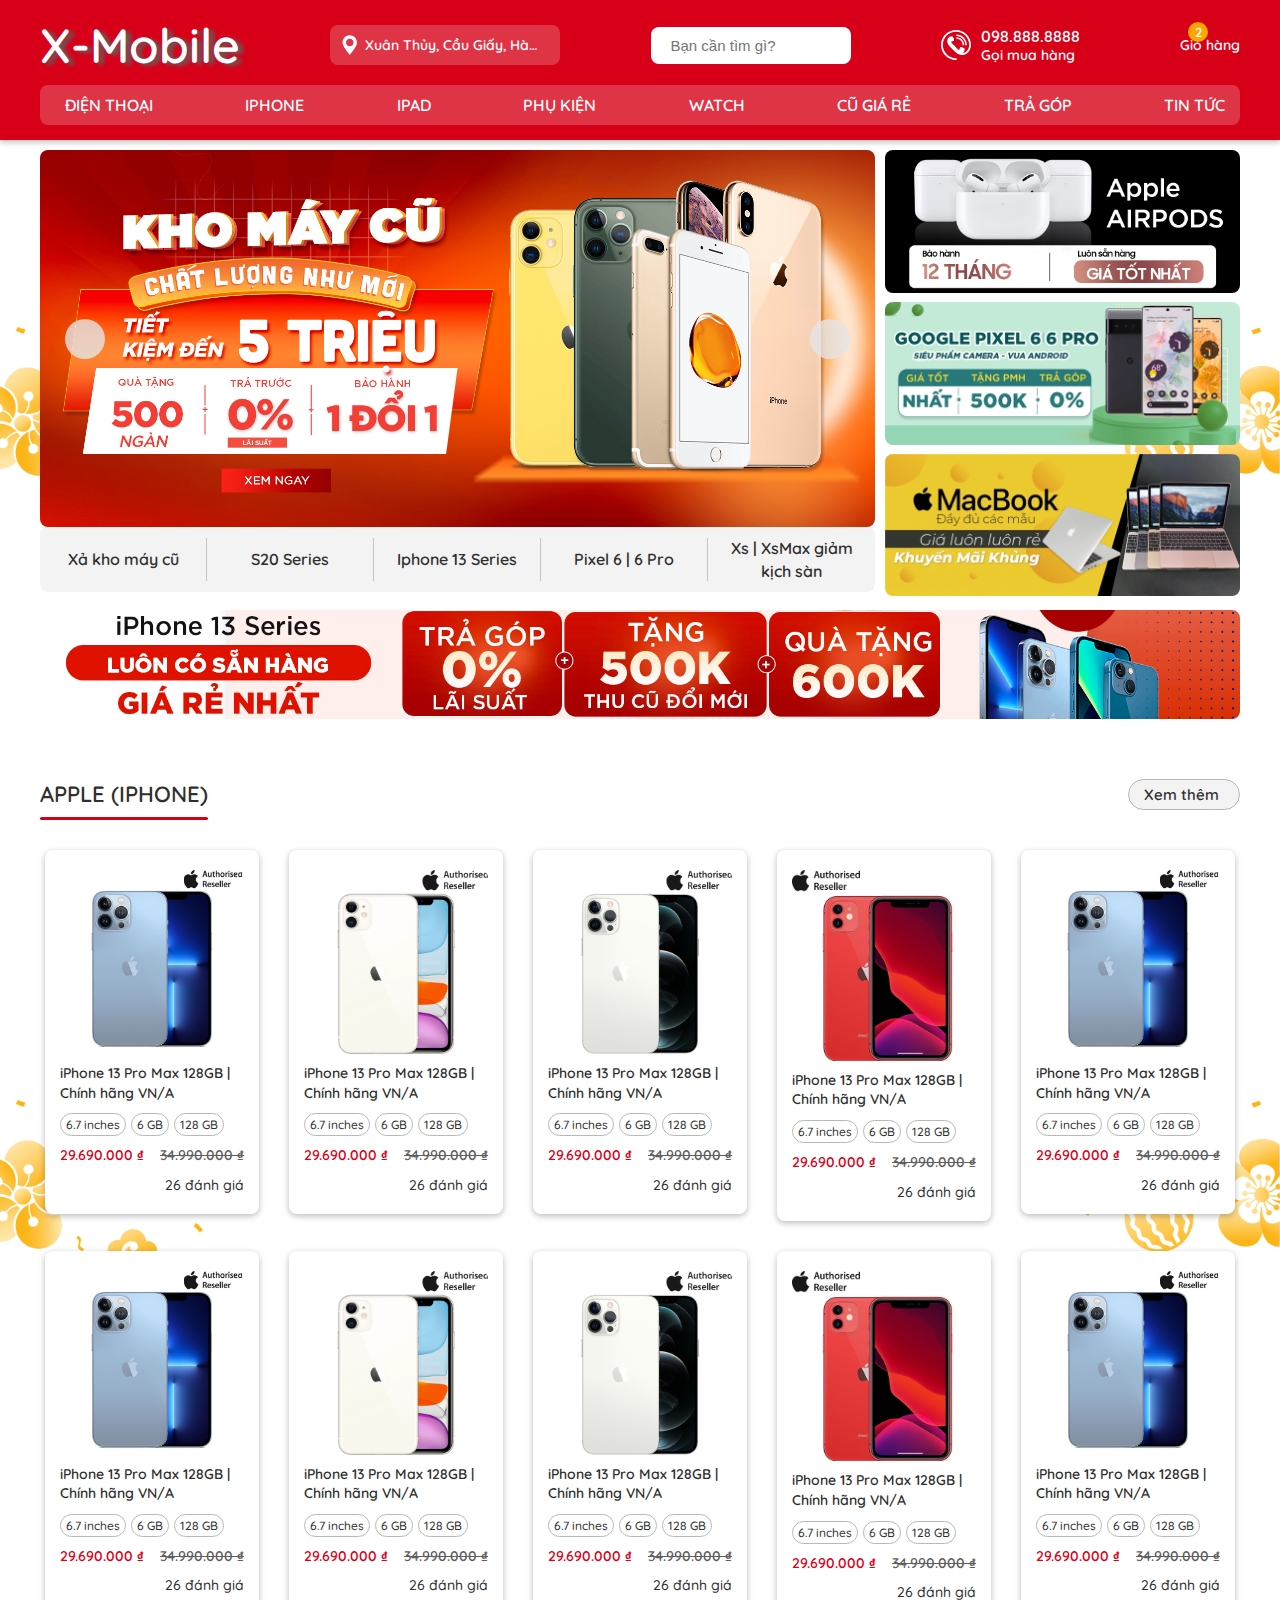
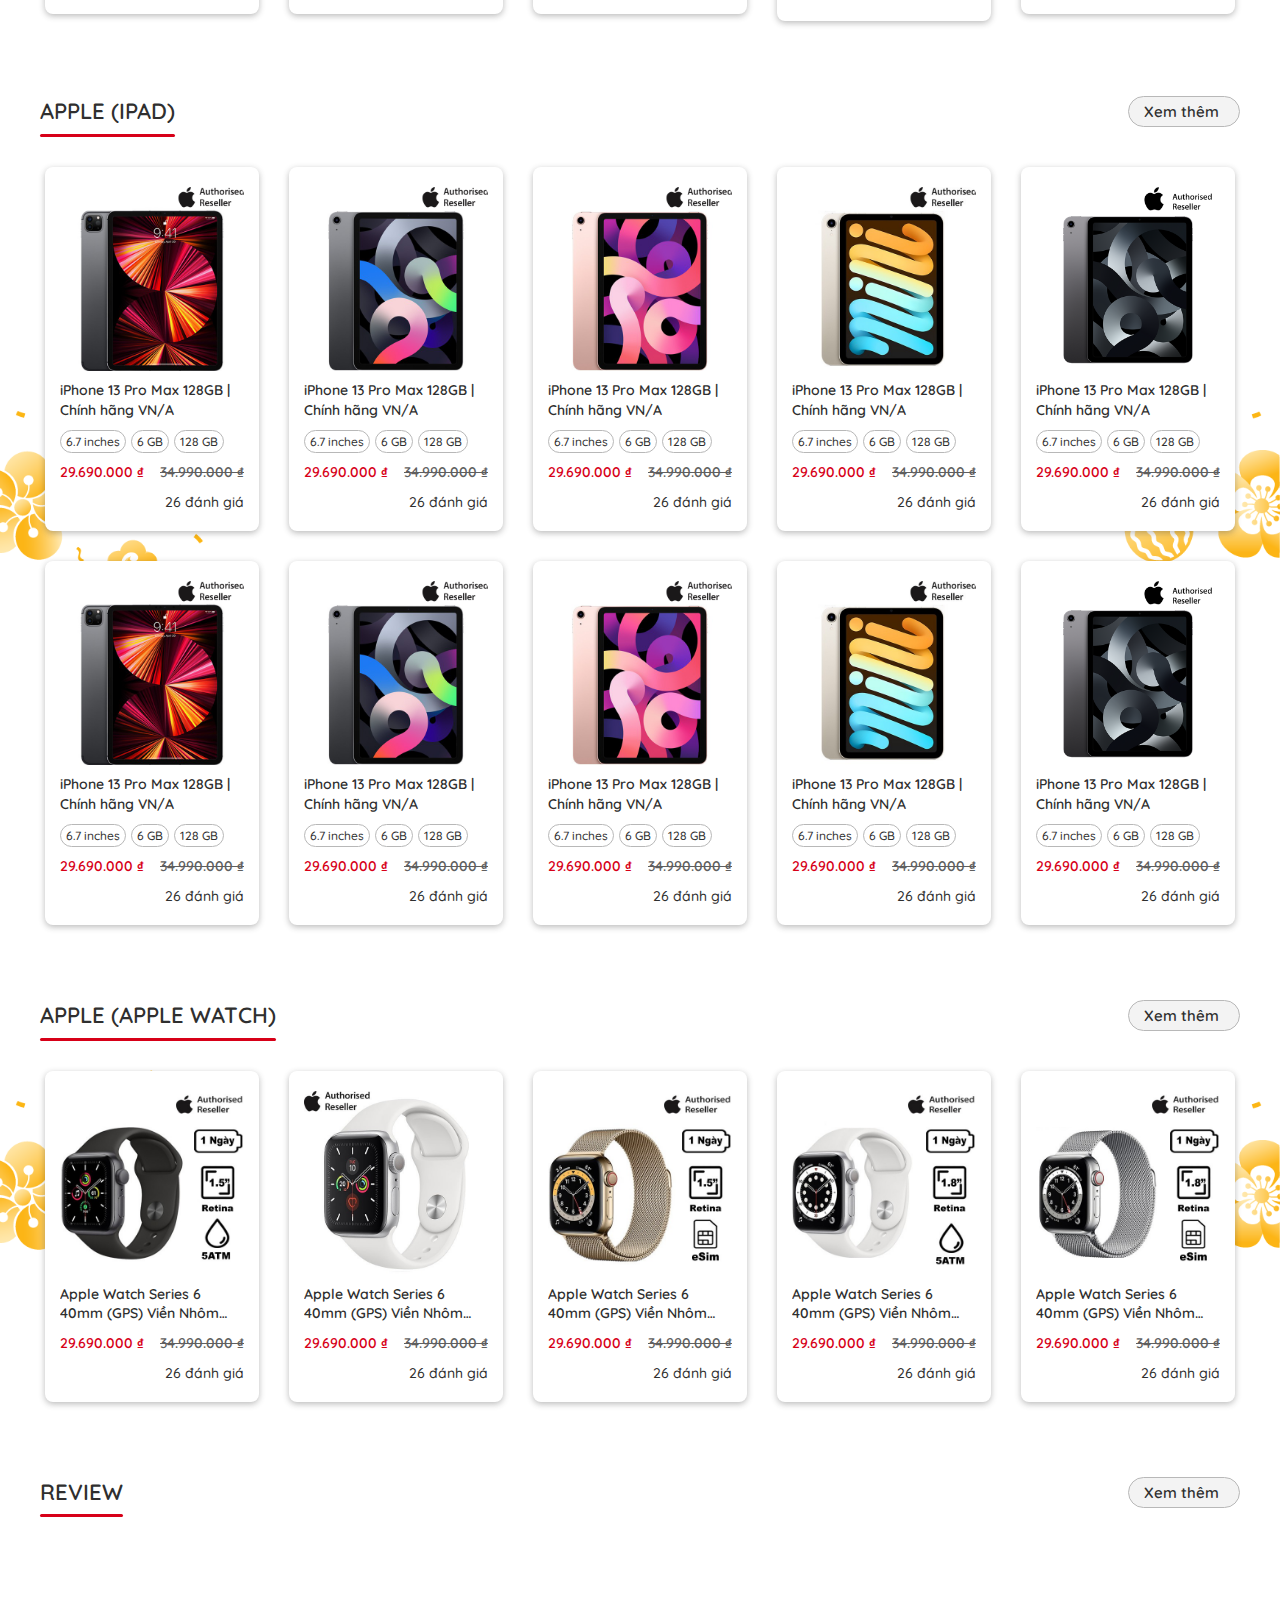
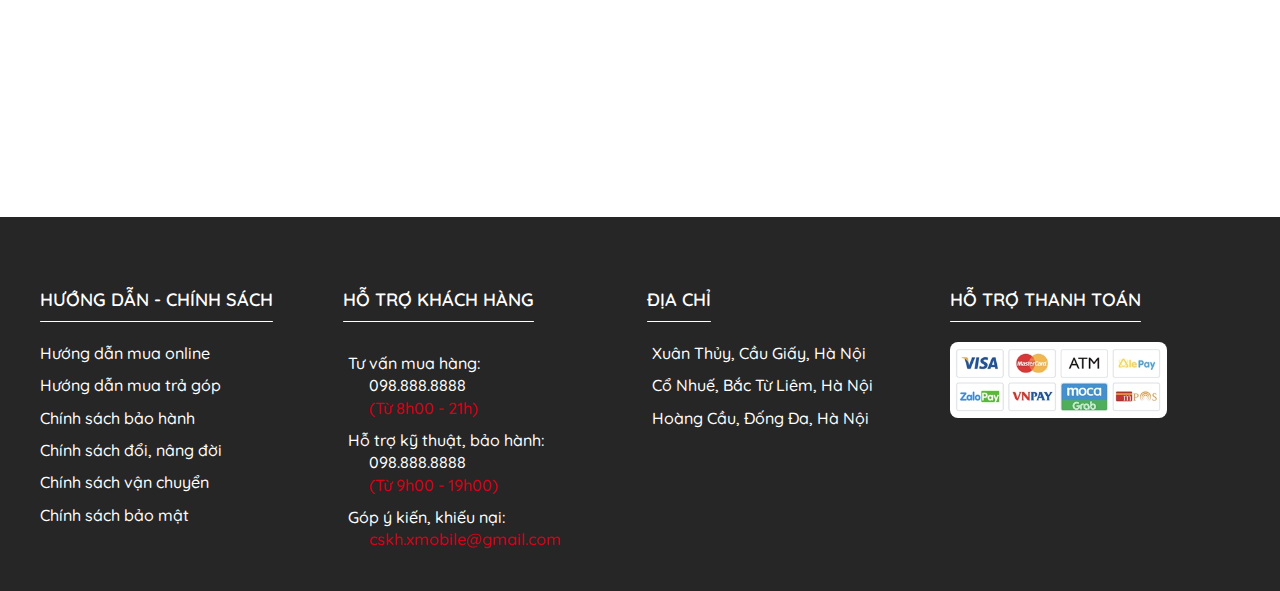
<file: index.html>
<!DOCTYPE html>
<html lang="vi">
<head>
    <meta charset="UTF-8">
    <meta http-equiv="X-UA-Compatible" content="IE=edge">
    <meta name="viewport" content="width=device-width, initial-scale=1.0">
    <title>X-Mobile</title>
    <link rel="shortcut icon" type="image/png" href="./assets/images/pc/logo-title.png"/>
    <link rel="stylesheet" href="https://pro.fontawesome.com/releases/v5.10.0/css/all.css" integrity="sha384-AYmEC3Yw5cVb3ZcuHtOA93w35dYTsvhLPVnYs9eStHfGJvOvKxVfELGroGkvsg+p" crossorigin="anonymous"/>
    <link rel="stylesheet" href="./assets/css/common.css">
    <link rel="stylesheet" href="./assets/css/slick.css">
</head>
<body>
    <!-- Header -->
    <header class="header">
        <div class="container">
            <div class="header__top">
                <h1 class="header-logo-pc">
                    <a href="#">X-Mobile</a>
                </h1>
                <a href="#" class="header-logo-sp">
                    <img src="./assets/images/sp/logo-sp.png" alt="">
                </a>
                <div class="header-address">
                    <svg class="icon-address" width="20px" height="20px" viewBox="0 0 97.713 97.713" style="enable-background:new 0 0 97.713 97.713;" xml:space="preserve">
                        <g>
                            <path d="M48.855,0C29.021,0,12.883,16.138,12.883,35.974c0,5.174,1.059,10.114,3.146,14.684   c8.994,19.681,26.238,40.46,31.31,46.359c0.38,0.441,0.934,0.695,1.517,0.695s1.137-0.254,1.517-0.695   c5.07-5.898,22.314-26.676,31.311-46.359c2.088-4.57,3.146-9.51,3.146-14.684C84.828,16.138,68.69,0,48.855,0z M48.855,54.659   c-10.303,0-18.686-8.383-18.686-18.686c0-10.304,8.383-18.687,18.686-18.687s18.686,8.383,18.686,18.687   C67.542,46.276,59.159,54.659,48.855,54.659z"></path>
                        </g>
                    </svg>
                    <p>Xuân Thủy, Cầu Giấy, Hà Nội</p>
                </div>
                <div class="header-search">
                    <input type="text" placeholder="Bạn cần tìm gì?">
                    <i class="far fa-search icon-search" title="Tìm kiếm"></i>
                </div>
                <a href="tel:0988888888" class="header-hotline">
                    <svg class="icon-hotline" width="30px" height="30px" xmlns="http://www.w3.org/2000/svg" xmlns:xlink="http://www.w3.org/1999/xlink" x="0px" y="0px" viewBox="0 0 32.666 32.666" style="enable-background:new 0 0 32.666 32.666;" xml:space="preserve">
                        <g>
                            <path d="M28.189,16.504h-1.666c0-5.437-4.422-9.858-9.856-9.858l-0.001-1.664C23.021,4.979,28.189,10.149,28.189,16.504z
                                M16.666,7.856L16.665,9.52c3.853,0,6.983,3.133,6.981,6.983l1.666-0.001C25.312,11.735,21.436,7.856,16.666,7.856z M16.333,0
                                C7.326,0,0,7.326,0,16.334c0,9.006,7.326,16.332,16.333,16.332c0.557,0,1.007-0.45,1.007-1.006c0-0.559-0.45-1.01-1.007-1.01
                                c-7.896,0-14.318-6.424-14.318-14.316c0-7.896,6.422-14.319,14.318-14.319c7.896,0,14.317,6.424,14.317,14.319
                                c0,3.299-1.756,6.568-4.269,7.954c-0.913,0.502-1.903,0.751-2.959,0.761c0.634-0.377,1.183-0.887,1.591-1.529
                                c0.08-0.121,0.186-0.228,0.238-0.359c0.328-0.789,0.357-1.684,0.555-2.518c0.243-1.064-4.658-3.143-5.084-1.814
                                c-0.154,0.492-0.39,2.048-0.699,2.458c-0.275,0.366-0.953,0.192-1.377-0.168c-1.117-0.952-2.364-2.351-3.458-3.457l0.002-0.001
                                c-0.028-0.029-0.062-0.061-0.092-0.092c-0.031-0.029-0.062-0.062-0.093-0.092v0.002c-1.106-1.096-2.506-2.34-3.457-3.459
                                c-0.36-0.424-0.534-1.102-0.168-1.377c0.41-0.311,1.966-0.543,2.458-0.699c1.326-0.424-0.75-5.328-1.816-5.084
                                c-0.832,0.195-1.727,0.227-2.516,0.553c-0.134,0.057-0.238,0.16-0.359,0.24c-2.799,1.774-3.16,6.082-0.428,9.292
                                c1.041,1.228,2.127,2.416,3.245,3.576l-0.006,0.004c0.031,0.031,0.063,0.06,0.095,0.09c0.03,0.031,0.059,0.062,0.088,0.095
                                l0.006-0.006c1.16,1.118,2.535,2.765,4.769,4.255c4.703,3.141,8.312,2.264,10.438,1.098c3.67-2.021,5.312-6.338,5.312-9.719
                                C32.666,7.326,25.339,0,16.333,0z"></path>
                        </g>   
                    </svg>
                    <p>
                        <span>098.888.8888</span>
                        <span>Gọi mua hàng</span>
                    </p>
                </a>
                <a href="#" class="header-cart">
                    <i class="far fa-shopping-cart icon-cart"></i>
                    <span class="notifi">2</span>
                    <p>Giỏ hàng</p>
                </a>
                <a href="#" class="btn-menu-sp sp">
                    <span></span>
                    <span></span>
                    <span></span>
                </a>
            </div>
            <div class="header__bottom">
                <ul>
                    <li>
                        <a href="#">
                            <i class="far fa-mobile icon-phone"></i>
                            ĐIỆN THOẠI
                        </a>
                        <div class="sub-menu">
                            <a href="#">Samsung</a>
                            <a href="#">Oppo</a>
                            <a href="#">Xiaomi</a>
                            <a href="#">LG</a>
                            <a href="#">Google Pixel</a>
                            <a href="#">Realme</a>
                            <a href="#">Vivo</a>
                        </div>
                    </li>
                    <li>
                        <a href="#">
                            <i class="fab fa-apple icon-apple"></i>
                            IPHONE
                        </a>
                        <div class="sub-menu">
                            <a href="#">iphone 13 Series</a>
                            <a href="#">iphone 12 Series</a>
                            <a href="#">iphone 11 Series</a>
                            <a href="#">iphone Xs | Xs Max</a>
                            <a href="#">iphone XR</a>
                            <a href="#">iphone X</a>
                            <a href="#">iPhone SE (2020)</a>
                            <a href="#">iPhone 8 | 8 Plus</a>
                            <a href="#">iPhone 7 | 7 Plus</a>
                        </div>
                    </li>
                    <li>
                        <a href="#">
                            <i class="far fa-tablet icon-tablet"></i>
                            IPAD
                        </a>
                        <div class="sub-menu">
                            <a href="#">iPad Air 2</a>
                            <a href="#">iPad Air 3 2019</a>
                            <a href="#">iPad Air 4 2020</a>
                            <a href="#">iPad Air 5 2022</a>
                            <a href="#">iPad Gen 8 2020</a>
                            <a href="#">iPad Gen 9 2021</a>
                            <a href="#">iPad Pro 2020</a>
                            <a href="#">iPad Pro M1 2021</a>
                        </div>
                    </li>
                    <li>
                        <a href="#">
                            <i class="far fa-headphones icon-headphone"></i>
                            PHỤ KIỆN
                        </a>
                        <div class="sub-menu">
                            <a href="#">Loa bluetooth</a>
                            <a href="#">Pin dự phòng</a>
                            <a href="#">Cáp sạc</a>
                            <a href="#">Phụ kiện Apple</a>
                        </div>
                    </li>
                    <li>
                        <a href="#">
                            <i class="far fa-watch-fitness icon-watch"></i>
                            WATCH
                        </a>
                        <div class="sub-menu">
                            <a href="#">Series 3</a>
                            <a href="#">Series 4</a>
                            <a href="#">Series 5</a>
                            <a href="#">Series 6</a>
                            <a href="#">Watch SE</a>
                            <a href="#">Galaxy Watch</a>
                        </div>
                    </li>
                    <li>
                        <a href="#">
                            <i class="far fa-mobile-android icon-mobile"></i>
                            CŨ GIÁ RẺ
                        </a>
                    </li>
                    <li>
                        <a href="#">
                            <i class="far fa-address-card icon-card"></i>
                            TRẢ GÓP
                        </a>
                    </li>
                    <li>
                        <a href="#">
                            <i class="far fa-newspaper icon-news"></i>
                            TIN TỨC
                        </a>
                    </li>
                </ul>
            </div>
            <div class="menu-sp sp">
                <h2>
                    <a href="#">X-Mobile</a>
                </h2>
                <ul>
                    <li>
                        <a href="#">
                            <i class="far fa-mobile icon-phone"></i>
                            ĐIỆN THOẠI
                        </a>
                    </li>
                    <li>
                        <a href="#">
                            <i class="fab fa-apple icon-apple"></i>
                            IPHONE
                        </a>
                    </li>
                    <li>
                        <a href="#">
                            <i class="far fa-tablet icon-tablet"></i>
                            IPAD
                        </a>
                    </li>
                    <li>
                        <a href="#">
                            <i class="far fa-headphones icon-headphone"></i>
                            PHỤ KIỆN
                        </a>
                    </li>
                    <li>
                        <a href="#">
                            <i class="far fa-watch-fitness icon-watch"></i>
                            WATCH
                        </a>
                    </li>
                    <li>
                        <a href="#">
                            <i class="far fa-mobile-android icon-mobile"></i>
                            CŨ GIÁ RẺ
                        </a>
                    </li>
                    <li>
                        <a href="#">
                            <i class="far fa-address-card icon-card"></i>
                            TRẢ GÓP
                        </a>
                    </li>
                    <li>
                        <a href="#">
                            <i class="far fa-newspaper icon-news"></i>
                            TIN TỨC
                        </a>
                    </li>
                </ul>
            </div>
        </div>
    </header>

    <!-- Main -->
    <main class="main">
        <section class="banner">
            <div class="container">
                <div class="banner__left">
                    <div class="slide-wrap">
                        <div class="list-slide-item">
                            <a href="#" class="slide-item">
                                <img src="./assets/images/pc/slide_1.jpg" alt="">
                            </a>
                            <a href="#" class="slide-item">
                                <img src="./assets/images/pc/slide_2.jpg" alt="">
                            </a>
                            <a href="#" class="slide-item">
                                <img src="./assets/images/pc/slide_3.png" alt="">
                            </a>
                            <a href="#" class="slide-item">
                                <img src="./assets/images/pc/slide_4.jpg" alt="">
                            </a>
                        </div>
                        <div class="control">
                            <div class="control-left btn-control btn-pre">
                                <i class="far fa-chevron-left"></i>
                            </div>
                            <div class="control-right btn-control btn-next">
                                <i class="far fa-chevron-right"></i>
                            </div>
                        </div>
                    </div>
                    <div class="text-slide-wrap pc">
                        <div class="wrap">
                            <a href="#">Xả kho máy cũ</a>
                            <a href="#">S20 Series</a>
                            <a href="#">Iphone 13 Series</a>
                            <a href="#">Pixel 6 | 6 Pro</a>
                            <a href="#">Xs | XsMax giảm kịch sàn</a>
                        </div>
                    </div>
                </div>
                <div class="banner__right pc">
                    <a href="#">
                        <img src="./assets/images/pc/banner_1.jpg" alt="">
                    </a>
                    <a href="#">
                        <img src="./assets/images/pc/banner_2.png" alt="">
                    </a>
                    <a href="#">
                        <img src="./assets/images/pc/banner_3.jpg" alt="">
                    </a>
                </div>
            </div>
            <div class="banner__bottom">
                <div class="container">
                    <a href="#">
                        <img src="./assets/images/pc/banner_4.jpg" alt="">
                    </a>
                </div>
            </div>
        </section>
        <section class="products">
            <div class="container">
                <div class="product-title">
                    <h2>Apple (iPhone)</h2>
                    <p class="red-more">
                        Xem thêm
                        <i class="far fa-chevron-right"></i>
                    </p>
                </div>
                <div class="list-products">
                    <a href="#" class="product-item">
                        <div class="product-wrap">
                            <div class="product-image">
                                <img src="./assets/images/pc/image_iphone_1.jpg" alt="">
                            </div>
                            <div class="product-content">
                                <h3>iPhone 13 Pro Max 128GB | Chính hãng VN/A</h3>
                                <ul class="info">
                                    <li>6.7 inches</li>
                                    <li>6 GB</li>
                                    <li>128 GB</li>
                                </ul>
                                <div class="price">
                                    <p class="price-new">29.690.000 ₫</p>
                                    <p class="price-old">34.990.000 ₫</p>
                                </div>
                                <div class="rating">
                                    <div class="list-star">
                                        <i class="fas fa-star icon-start active"></i>
                                        <i class="fas fa-star icon-start active"></i>
                                        <i class="fas fa-star icon-start active"></i>
                                        <i class="fas fa-star icon-start"></i>
                                        <i class="fas fa-star icon-start"></i>
                                    </div>
                                    <span>26 đánh giá</span>
                                </div>
                            </div>
                        </div>
                    </a>
                    <a href="#" class="product-item">
                        <div class="product-wrap">
                            <div class="product-image">
                                <img src="./assets/images/pc/image_iphone_2.jpg" alt="">
                            </div>
                            <div class="product-content">
                                <h3>iPhone 13 Pro Max 128GB | Chính hãng VN/A</h3>
                                <ul class="info">
                                    <li>6.7 inches</li>
                                    <li>6 GB</li>
                                    <li>128 GB</li>
                                </ul>
                                <div class="price">
                                    <p class="price-new">29.690.000 ₫</p>
                                    <p class="price-old">34.990.000 ₫</p>
                                </div>
                                <div class="rating">
                                    <div class="list-star">
                                        <i class="fas fa-star icon-start active"></i>
                                        <i class="fas fa-star icon-start active"></i>
                                        <i class="fas fa-star icon-start active"></i>
                                        <i class="fas fa-star icon-start"></i>
                                        <i class="fas fa-star icon-start"></i>
                                    </div>
                                    <span>26 đánh giá</span>
                                </div>
                            </div>
                        </div>
                    </a>
                    <a href="#" class="product-item">
                        <div class="product-wrap">
                            <div class="product-image">
                                <img src="./assets/images/pc/image_iphone_3.jpg" alt="">
                            </div>
                            <div class="product-content">
                                <h3>iPhone 13 Pro Max 128GB | Chính hãng VN/A</h3>
                                <ul class="info">
                                    <li>6.7 inches</li>
                                    <li>6 GB</li>
                                    <li>128 GB</li>
                                </ul>
                                <div class="price">
                                    <p class="price-new">29.690.000 ₫</p>
                                    <p class="price-old">34.990.000 ₫</p>
                                </div>
                                <div class="rating">
                                    <div class="list-star">
                                        <i class="fas fa-star icon-start active"></i>
                                        <i class="fas fa-star icon-start active"></i>
                                        <i class="fas fa-star icon-start active"></i>
                                        <i class="fas fa-star icon-start"></i>
                                        <i class="fas fa-star icon-start"></i>
                                    </div>
                                    <span>26 đánh giá</span>
                                </div>
                            </div>
                        </div>
                    </a>
                    <a href="#" class="product-item">
                        <div class="product-wrap">
                            <div class="product-image">
                                <img src="./assets/images/pc/image_iphone_4.jpg" alt="">
                            </div>
                            <div class="product-content">
                                <h3>iPhone 13 Pro Max 128GB | Chính hãng VN/A</h3>
                                <ul class="info">
                                    <li>6.7 inches</li>
                                    <li>6 GB</li>
                                    <li>128 GB</li>
                                </ul>
                                <div class="price">
                                    <p class="price-new">29.690.000 ₫</p>
                                    <p class="price-old">34.990.000 ₫</p>
                                </div>
                                <div class="rating">
                                    <div class="list-star">
                                        <i class="fas fa-star icon-start active"></i>
                                        <i class="fas fa-star icon-start active"></i>
                                        <i class="fas fa-star icon-start active"></i>
                                        <i class="fas fa-star icon-start"></i>
                                        <i class="fas fa-star icon-start"></i>
                                    </div>
                                    <span>26 đánh giá</span>
                                </div>
                            </div>
                        </div>
                    </a>
                    <a href="#" class="product-item">
                        <div class="product-wrap">
                            <div class="product-image">
                                <img src="./assets/images/pc/image_iphone_1.jpg" alt="">
                            </div>
                            <div class="product-content">
                                <h3>iPhone 13 Pro Max 128GB | Chính hãng VN/A</h3>
                                <ul class="info">
                                    <li>6.7 inches</li>
                                    <li>6 GB</li>
                                    <li>128 GB</li>
                                </ul>
                                <div class="price">
                                    <p class="price-new">29.690.000 ₫</p>
                                    <p class="price-old">34.990.000 ₫</p>
                                </div>
                                <div class="rating">
                                    <div class="list-star">
                                        <i class="fas fa-star icon-start active"></i>
                                        <i class="fas fa-star icon-start active"></i>
                                        <i class="fas fa-star icon-start active"></i>
                                        <i class="fas fa-star icon-start"></i>
                                        <i class="fas fa-star icon-start"></i>
                                    </div>
                                    <span>26 đánh giá</span>
                                </div>
                            </div>
                        </div>
                    </a>

                    <a href="#" class="product-item">
                        <div class="product-wrap">
                            <div class="product-image">
                                <img src="./assets/images/pc/image_iphone_1.jpg" alt="">
                            </div>
                            <div class="product-content">
                                <h3>iPhone 13 Pro Max 128GB | Chính hãng VN/A</h3>
                                <ul class="info">
                                    <li>6.7 inches</li>
                                    <li>6 GB</li>
                                    <li>128 GB</li>
                                </ul>
                                <div class="price">
                                    <p class="price-new">29.690.000 ₫</p>
                                    <p class="price-old">34.990.000 ₫</p>
                                </div>
                                <div class="rating">
                                    <div class="list-star">
                                        <i class="fas fa-star icon-start active"></i>
                                        <i class="fas fa-star icon-start active"></i>
                                        <i class="fas fa-star icon-start active"></i>
                                        <i class="fas fa-star icon-start"></i>
                                        <i class="fas fa-star icon-start"></i>
                                    </div>
                                    <span>26 đánh giá</span>
                                </div>
                            </div>
                        </div>
                    </a>
                    <a href="#" class="product-item">
                        <div class="product-wrap">
                            <div class="product-image">
                                <img src="./assets/images/pc/image_iphone_2.jpg" alt="">
                            </div>
                            <div class="product-content">
                                <h3>iPhone 13 Pro Max 128GB | Chính hãng VN/A</h3>
                                <ul class="info">
                                    <li>6.7 inches</li>
                                    <li>6 GB</li>
                                    <li>128 GB</li>
                                </ul>
                                <div class="price">
                                    <p class="price-new">29.690.000 ₫</p>
                                    <p class="price-old">34.990.000 ₫</p>
                                </div>
                                <div class="rating">
                                    <div class="list-star">
                                        <i class="fas fa-star icon-start active"></i>
                                        <i class="fas fa-star icon-start active"></i>
                                        <i class="fas fa-star icon-start active"></i>
                                        <i class="fas fa-star icon-start"></i>
                                        <i class="fas fa-star icon-start"></i>
                                    </div>
                                    <span>26 đánh giá</span>
                                </div>
                            </div>
                        </div>
                    </a>
                    <a href="#" class="product-item">
                        <div class="product-wrap">
                            <div class="product-image">
                                <img src="./assets/images/pc/image_iphone_3.jpg" alt="">
                            </div>
                            <div class="product-content">
                                <h3>iPhone 13 Pro Max 128GB | Chính hãng VN/A</h3>
                                <ul class="info">
                                    <li>6.7 inches</li>
                                    <li>6 GB</li>
                                    <li>128 GB</li>
                                </ul>
                                <div class="price">
                                    <p class="price-new">29.690.000 ₫</p>
                                    <p class="price-old">34.990.000 ₫</p>
                                </div>
                                <div class="rating">
                                    <div class="list-star">
                                        <i class="fas fa-star icon-start active"></i>
                                        <i class="fas fa-star icon-start active"></i>
                                        <i class="fas fa-star icon-start active"></i>
                                        <i class="fas fa-star icon-start"></i>
                                        <i class="fas fa-star icon-start"></i>
                                    </div>
                                    <span>26 đánh giá</span>
                                </div>
                            </div>
                        </div>
                    </a>
                    <a href="#" class="product-item">
                        <div class="product-wrap">
                            <div class="product-image">
                                <img src="./assets/images/pc/image_iphone_4.jpg" alt="">
                            </div>
                            <div class="product-content">
                                <h3>iPhone 13 Pro Max 128GB | Chính hãng VN/A</h3>
                                <ul class="info">
                                    <li>6.7 inches</li>
                                    <li>6 GB</li>
                                    <li>128 GB</li>
                                </ul>
                                <div class="price">
                                    <p class="price-new">29.690.000 ₫</p>
                                    <p class="price-old">34.990.000 ₫</p>
                                </div>
                                <div class="rating">
                                    <div class="list-star">
                                        <i class="fas fa-star icon-start active"></i>
                                        <i class="fas fa-star icon-start active"></i>
                                        <i class="fas fa-star icon-start active"></i>
                                        <i class="fas fa-star icon-start"></i>
                                        <i class="fas fa-star icon-start"></i>
                                    </div>
                                    <span>26 đánh giá</span>
                                </div>
                            </div>
                        </div>
                    </a>
                    <a href="#" class="product-item">
                        <div class="product-wrap">
                            <div class="product-image">
                                <img src="./assets/images/pc/image_iphone_1.jpg" alt="">
                            </div>
                            <div class="product-content">
                                <h3>iPhone 13 Pro Max 128GB | Chính hãng VN/A</h3>
                                <ul class="info">
                                    <li>6.7 inches</li>
                                    <li>6 GB</li>
                                    <li>128 GB</li>
                                </ul>
                                <div class="price">
                                    <p class="price-new">29.690.000 ₫</p>
                                    <p class="price-old">34.990.000 ₫</p>
                                </div>
                                <div class="rating">
                                    <div class="list-star">
                                        <i class="fas fa-star icon-start active"></i>
                                        <i class="fas fa-star icon-start active"></i>
                                        <i class="fas fa-star icon-start active"></i>
                                        <i class="fas fa-star icon-start"></i>
                                        <i class="fas fa-star icon-start"></i>
                                    </div>
                                    <span>26 đánh giá</span>
                                </div>
                            </div>
                        </div>
                    </a>
                </div>
            </div>
        </section>

        <section class="products">
            <div class="container">
                <div class="product-title">
                    <h2>Apple (Ipad)</h2>
                    <p class="red-more">
                        Xem thêm
                        <i class="far fa-chevron-right"></i>
                    </p>
                </div>
                <div class="list-products">
                    <a href="#" class="product-item">
                        <div class="product-wrap">
                            <div class="product-image">
                                <img src="./assets/images/pc/image_ipad_1.png" alt="">
                            </div>
                            <div class="product-content">
                                <h3>iPhone 13 Pro Max 128GB | Chính hãng VN/A</h3>
                                <ul class="info">
                                    <li>6.7 inches</li>
                                    <li>6 GB</li>
                                    <li>128 GB</li>
                                </ul>
                                <div class="price">
                                    <p class="price-new">29.690.000 ₫</p>
                                    <p class="price-old">34.990.000 ₫</p>
                                </div>
                                <div class="rating">
                                    <div class="list-star">
                                        <i class="fas fa-star icon-start active"></i>
                                        <i class="fas fa-star icon-start active"></i>
                                        <i class="fas fa-star icon-start active"></i>
                                        <i class="fas fa-star icon-start"></i>
                                        <i class="fas fa-star icon-start"></i>
                                    </div>
                                    <span>26 đánh giá</span>
                                </div>
                            </div>
                        </div>
                    </a>
                    <a href="#" class="product-item">
                        <div class="product-wrap">
                            <div class="product-image">
                                <img src="./assets/images/pc/image_ipad_2.png" alt="">
                            </div>
                            <div class="product-content">
                                <h3>iPhone 13 Pro Max 128GB | Chính hãng VN/A</h3>
                                <ul class="info">
                                    <li>6.7 inches</li>
                                    <li>6 GB</li>
                                    <li>128 GB</li>
                                </ul>
                                <div class="price">
                                    <p class="price-new">29.690.000 ₫</p>
                                    <p class="price-old">34.990.000 ₫</p>
                                </div>
                                <div class="rating">
                                    <div class="list-star">
                                        <i class="fas fa-star icon-start active"></i>
                                        <i class="fas fa-star icon-start active"></i>
                                        <i class="fas fa-star icon-start active"></i>
                                        <i class="fas fa-star icon-start"></i>
                                        <i class="fas fa-star icon-start"></i>
                                    </div>
                                    <span>26 đánh giá</span>
                                </div>
                            </div>
                        </div>
                    </a>
                    <a href="#" class="product-item">
                        <div class="product-wrap">
                            <div class="product-image">
                                <img src="./assets/images/pc/image_ipad_3.png" alt="">
                            </div>
                            <div class="product-content">
                                <h3>iPhone 13 Pro Max 128GB | Chính hãng VN/A</h3>
                                <ul class="info">
                                    <li>6.7 inches</li>
                                    <li>6 GB</li>
                                    <li>128 GB</li>
                                </ul>
                                <div class="price">
                                    <p class="price-new">29.690.000 ₫</p>
                                    <p class="price-old">34.990.000 ₫</p>
                                </div>
                                <div class="rating">
                                    <div class="list-star">
                                        <i class="fas fa-star icon-start active"></i>
                                        <i class="fas fa-star icon-start active"></i>
                                        <i class="fas fa-star icon-start active"></i>
                                        <i class="fas fa-star icon-start"></i>
                                        <i class="fas fa-star icon-start"></i>
                                    </div>
                                    <span>26 đánh giá</span>
                                </div>
                            </div>
                        </div>
                    </a>
                    <a href="#" class="product-item">
                        <div class="product-wrap">
                            <div class="product-image">
                                <img src="./assets/images/pc/image_ipad_4.png" alt="">
                            </div>
                            <div class="product-content">
                                <h3>iPhone 13 Pro Max 128GB | Chính hãng VN/A</h3>
                                <ul class="info">
                                    <li>6.7 inches</li>
                                    <li>6 GB</li>
                                    <li>128 GB</li>
                                </ul>
                                <div class="price">
                                    <p class="price-new">29.690.000 ₫</p>
                                    <p class="price-old">34.990.000 ₫</p>
                                </div>
                                <div class="rating">
                                    <div class="list-star">
                                        <i class="fas fa-star icon-start active"></i>
                                        <i class="fas fa-star icon-start active"></i>
                                        <i class="fas fa-star icon-start active"></i>
                                        <i class="fas fa-star icon-start"></i>
                                        <i class="fas fa-star icon-start"></i>
                                    </div>
                                    <span>26 đánh giá</span>
                                </div>
                            </div>
                        </div>
                    </a>
                    <a href="#" class="product-item">
                        <div class="product-wrap">
                            <div class="product-image">
                                <img src="./assets/images/pc/image_ipad_5.png" alt="">
                            </div>
                            <div class="product-content">
                                <h3>iPhone 13 Pro Max 128GB | Chính hãng VN/A</h3>
                                <ul class="info">
                                    <li>6.7 inches</li>
                                    <li>6 GB</li>
                                    <li>128 GB</li>
                                </ul>
                                <div class="price">
                                    <p class="price-new">29.690.000 ₫</p>
                                    <p class="price-old">34.990.000 ₫</p>
                                </div>
                                <div class="rating">
                                    <div class="list-star">
                                        <i class="fas fa-star icon-start active"></i>
                                        <i class="fas fa-star icon-start active"></i>
                                        <i class="fas fa-star icon-start active"></i>
                                        <i class="fas fa-star icon-start"></i>
                                        <i class="fas fa-star icon-start"></i>
                                    </div>
                                    <span>26 đánh giá</span>
                                </div>
                            </div>
                        </div>
                    </a>

                    <a href="#" class="product-item">
                        <div class="product-wrap">
                            <div class="product-image">
                                <img src="./assets/images/pc/image_ipad_1.png" alt="">
                            </div>
                            <div class="product-content">
                                <h3>iPhone 13 Pro Max 128GB | Chính hãng VN/A</h3>
                                <ul class="info">
                                    <li>6.7 inches</li>
                                    <li>6 GB</li>
                                    <li>128 GB</li>
                                </ul>
                                <div class="price">
                                    <p class="price-new">29.690.000 ₫</p>
                                    <p class="price-old">34.990.000 ₫</p>
                                </div>
                                <div class="rating">
                                    <div class="list-star">
                                        <i class="fas fa-star icon-start active"></i>
                                        <i class="fas fa-star icon-start active"></i>
                                        <i class="fas fa-star icon-start active"></i>
                                        <i class="fas fa-star icon-start"></i>
                                        <i class="fas fa-star icon-start"></i>
                                    </div>
                                    <span>26 đánh giá</span>
                                </div>
                            </div>
                        </div>
                    </a>
                    <a href="#" class="product-item">
                        <div class="product-wrap">
                            <div class="product-image">
                                <img src="./assets/images/pc/image_ipad_2.png" alt="">
                            </div>
                            <div class="product-content">
                                <h3>iPhone 13 Pro Max 128GB | Chính hãng VN/A</h3>
                                <ul class="info">
                                    <li>6.7 inches</li>
                                    <li>6 GB</li>
                                    <li>128 GB</li>
                                </ul>
                                <div class="price">
                                    <p class="price-new">29.690.000 ₫</p>
                                    <p class="price-old">34.990.000 ₫</p>
                                </div>
                                <div class="rating">
                                    <div class="list-star">
                                        <i class="fas fa-star icon-start active"></i>
                                        <i class="fas fa-star icon-start active"></i>
                                        <i class="fas fa-star icon-start active"></i>
                                        <i class="fas fa-star icon-start"></i>
                                        <i class="fas fa-star icon-start"></i>
                                    </div>
                                    <span>26 đánh giá</span>
                                </div>
                            </div>
                        </div>
                    </a>
                    <a href="#" class="product-item">
                        <div class="product-wrap">
                            <div class="product-image">
                                <img src="./assets/images/pc/image_ipad_3.png" alt="">
                            </div>
                            <div class="product-content">
                                <h3>iPhone 13 Pro Max 128GB | Chính hãng VN/A</h3>
                                <ul class="info">
                                    <li>6.7 inches</li>
                                    <li>6 GB</li>
                                    <li>128 GB</li>
                                </ul>
                                <div class="price">
                                    <p class="price-new">29.690.000 ₫</p>
                                    <p class="price-old">34.990.000 ₫</p>
                                </div>
                                <div class="rating">
                                    <div class="list-star">
                                        <i class="fas fa-star icon-start active"></i>
                                        <i class="fas fa-star icon-start active"></i>
                                        <i class="fas fa-star icon-start active"></i>
                                        <i class="fas fa-star icon-start"></i>
                                        <i class="fas fa-star icon-start"></i>
                                    </div>
                                    <span>26 đánh giá</span>
                                </div>
                            </div>
                        </div>
                    </a>
                    <a href="#" class="product-item">
                        <div class="product-wrap">
                            <div class="product-image">
                                <img src="./assets/images/pc/image_ipad_4.png" alt="">
                            </div>
                            <div class="product-content">
                                <h3>iPhone 13 Pro Max 128GB | Chính hãng VN/A</h3>
                                <ul class="info">
                                    <li>6.7 inches</li>
                                    <li>6 GB</li>
                                    <li>128 GB</li>
                                </ul>
                                <div class="price">
                                    <p class="price-new">29.690.000 ₫</p>
                                    <p class="price-old">34.990.000 ₫</p>
                                </div>
                                <div class="rating">
                                    <div class="list-star">
                                        <i class="fas fa-star icon-start active"></i>
                                        <i class="fas fa-star icon-start active"></i>
                                        <i class="fas fa-star icon-start active"></i>
                                        <i class="fas fa-star icon-start"></i>
                                        <i class="fas fa-star icon-start"></i>
                                    </div>
                                    <span>26 đánh giá</span>
                                </div>
                            </div>
                        </div>
                    </a>
                    <a href="#" class="product-item">
                        <div class="product-wrap">
                            <div class="product-image">
                                <img src="./assets/images/pc/image_ipad_5.png" alt="">
                            </div>
                            <div class="product-content">
                                <h3>iPhone 13 Pro Max 128GB | Chính hãng VN/A</h3>
                                <ul class="info">
                                    <li>6.7 inches</li>
                                    <li>6 GB</li>
                                    <li>128 GB</li>
                                </ul>
                                <div class="price">
                                    <p class="price-new">29.690.000 ₫</p>
                                    <p class="price-old">34.990.000 ₫</p>
                                </div>
                                <div class="rating">
                                    <div class="list-star">
                                        <i class="fas fa-star icon-start active"></i>
                                        <i class="fas fa-star icon-start active"></i>
                                        <i class="fas fa-star icon-start active"></i>
                                        <i class="fas fa-star icon-start"></i>
                                        <i class="fas fa-star icon-start"></i>
                                    </div>
                                    <span>26 đánh giá</span>
                                </div>
                            </div>
                        </div>
                    </a>
                </div>
            </div>
        </section>

        <section class="products">
            <div class="container">
                <div class="product-title">
                    <h2>Apple (Apple Watch)</h2>
                    <p class="red-more">
                        Xem thêm
                        <i class="far fa-chevron-right"></i>
                    </p>
                </div>
                <div class="list-products">
                    <a href="#" class="product-item">
                        <div class="product-wrap">
                            <div class="product-image">
                                <img src="./assets/images/pc/image_aw_1.jpg" alt="">
                            </div>
                            <div class="product-content">
                                <h3>Apple Watch Series 6 40mm (GPS) Viền Nhôm Dây Cao Su | Chính hãng VN/A</h3>
                                <!-- <ul class="info">
                                    <li>6.7 inches</li>
                                    <li>6 GB</li>
                                    <li>128 GB</li>
                                </ul> -->
                                <div class="price">
                                    <p class="price-new">29.690.000 ₫</p>
                                    <p class="price-old">34.990.000 ₫</p>
                                </div>
                                <div class="rating">
                                    <div class="list-star">
                                        <i class="fas fa-star icon-start active"></i>
                                        <i class="fas fa-star icon-start active"></i>
                                        <i class="fas fa-star icon-start active"></i>
                                        <i class="fas fa-star icon-start"></i>
                                        <i class="fas fa-star icon-start"></i>
                                    </div>
                                    <span>26 đánh giá</span>
                                </div>
                            </div>
                        </div>
                    </a>
                    <a href="#" class="product-item">
                        <div class="product-wrap">
                            <div class="product-image">
                                <img src="./assets/images/pc/image_aw_2.jpg" alt="">
                            </div>
                            <div class="product-content">
                                <h3>Apple Watch Series 6 40mm (GPS) Viền Nhôm Dây Cao Su | Chính hãng VN/A</h3>
                                <!-- <ul class="info">
                                    <li>6.7 inches</li>
                                    <li>6 GB</li>
                                    <li>128 GB</li>
                                </ul> -->
                                <div class="price">
                                    <p class="price-new">29.690.000 ₫</p>
                                    <p class="price-old">34.990.000 ₫</p>
                                </div>
                                <div class="rating">
                                    <div class="list-star">
                                        <i class="fas fa-star icon-start active"></i>
                                        <i class="fas fa-star icon-start active"></i>
                                        <i class="fas fa-star icon-start active"></i>
                                        <i class="fas fa-star icon-start"></i>
                                        <i class="fas fa-star icon-start"></i>
                                    </div>
                                    <span>26 đánh giá</span>
                                </div>
                            </div>
                        </div>
                    </a>
                    <a href="#" class="product-item">
                        <div class="product-wrap">
                            <div class="product-image">
                                <img src="./assets/images/pc/image_aw_3.jpg" alt="">
                            </div>
                            <div class="product-content">
                                <h3>Apple Watch Series 6 40mm (GPS) Viền Nhôm Dây Cao Su | Chính hãng VN/A</h3>
                                <!-- <ul class="info">
                                    <li>6.7 inches</li>
                                    <li>6 GB</li>
                                    <li>128 GB</li>
                                </ul> -->
                                <div class="price">
                                    <p class="price-new">29.690.000 ₫</p>
                                    <p class="price-old">34.990.000 ₫</p>
                                </div>
                                <div class="rating">
                                    <div class="list-star">
                                        <i class="fas fa-star icon-start active"></i>
                                        <i class="fas fa-star icon-start active"></i>
                                        <i class="fas fa-star icon-start active"></i>
                                        <i class="fas fa-star icon-start"></i>
                                        <i class="fas fa-star icon-start"></i>
                                    </div>
                                    <span>26 đánh giá</span>
                                </div>
                            </div>
                        </div>
                    </a>
                    <a href="#" class="product-item">
                        <div class="product-wrap">
                            <div class="product-image">
                                <img src="./assets/images/pc/image_aw_4.jpg" alt="">
                            </div>
                            <div class="product-content">
                                <h3>Apple Watch Series 6 40mm (GPS) Viền Nhôm Dây Cao Su | Chính hãng VN/A</h3>
                                <!-- <ul class="info">
                                    <li>6.7 inches</li>
                                    <li>6 GB</li>
                                    <li>128 GB</li>
                                </ul> -->
                                <div class="price">
                                    <p class="price-new">29.690.000 ₫</p>
                                    <p class="price-old">34.990.000 ₫</p>
                                </div>
                                <div class="rating">
                                    <div class="list-star">
                                        <i class="fas fa-star icon-start active"></i>
                                        <i class="fas fa-star icon-start active"></i>
                                        <i class="fas fa-star icon-start active"></i>
                                        <i class="fas fa-star icon-start"></i>
                                        <i class="fas fa-star icon-start"></i>
                                    </div>
                                    <span>26 đánh giá</span>
                                </div>
                            </div>
                        </div>
                    </a>
                    <a href="#" class="product-item">
                        <div class="product-wrap">
                            <div class="product-image">
                                <img src="./assets/images/pc/image_aw_5.jpg" alt="">
                            </div>
                            <div class="product-content">
                                <h3>Apple Watch Series 6 40mm (GPS) Viền Nhôm Dây Cao Su | Chính hãng VN/A</h3>
                                <!-- <ul class="info">
                                    <li>6.7 inches</li>
                                    <li>6 GB</li>
                                    <li>128 GB</li>
                                </ul> -->
                                <div class="price">
                                    <p class="price-new">29.690.000 ₫</p>
                                    <p class="price-old">34.990.000 ₫</p>
                                </div>
                                <div class="rating">
                                    <div class="list-star">
                                        <i class="fas fa-star icon-start active"></i>
                                        <i class="fas fa-star icon-start active"></i>
                                        <i class="fas fa-star icon-start active"></i>
                                        <i class="fas fa-star icon-start"></i>
                                        <i class="fas fa-star icon-start"></i>
                                    </div>
                                    <span>26 đánh giá</span>
                                </div>
                            </div>
                        </div>
                    </a>
                </div>
            </div>
        </section>

        <div class="reviews">
            <div class="container">
                <div class="reviews-title">
                    <h2>Review</h2>
                    <p class="red-more">
                        Xem thêm
                        <i class="far fa-chevron-right"></i>
                    </p>
                </div>
                <div class="list-review">
                    <div class="review-product">
                        <iframe src="https://www.youtube.com/embed/L6d5DtA4zXM" title="YouTube video player" frameborder="0" allow="accelerometer; autoplay; clipboard-write; encrypted-media; gyroscope; picture-in-picture" allowfullscreen></iframe>
                    </div>
                    <div class="review-product">
                        <iframe src="https://www.youtube.com/embed/HDrdJdV6fK0" title="YouTube video player" frameborder="0" allow="accelerometer; autoplay; clipboard-write; encrypted-media; gyroscope; picture-in-picture" allowfullscreen></iframe>
                    </div>
                    <div class="review-product">
                        <iframe src="https://www.youtube.com/embed/VE2staOFX5s" title="YouTube video player" frameborder="0" allow="accelerometer; autoplay; clipboard-write; encrypted-media; gyroscope; picture-in-picture" allowfullscreen></iframe>
                    </div>
                </div>
            </div>
        </div>
    </main>
    
    <!-- Footer -->
    <footer class="footer">
        <div class="container">
            <div class="policy">
                <h5>HƯỚNG DẪN - CHÍNH SÁCH</h5>
                <ul>
                    <li>
                        <a href="#">Hướng dẫn mua online</a>
                    </li>
                    <li>
                        <a href="#">Hướng dẫn mua trả góp</a>
                    </li>
                    <li>
                        <a href="#">Chính sách bảo hành</a>
                    </li>
                    <li>
                        <a href="#">Chính sách đổi, nâng đời</a>
                    </li>
                    <li>
                        <a href="#">Chính sách vận chuyển</a>
                    </li>
                    <li>
                        <a href="#">Chính sách bảo mật</a>
                    </li>
                </ul>
            </div>
            <div class="support">
                <h5>HỖ TRỢ KHÁCH HÀNG</h5>
                <ul>
                    <li>
                        <i class="fas fa-headset icon-call"></i>
                        Tư vấn mua hàng:
                        <a href="tel:098.888.8888">098.888.8888</a>
                        <p>(Từ 8h00 - 21h)</p>
                    </li>
                </ul>
                <ul>
                    <li>
                        <i class="fas fa-headset icon-call"></i>
                        Hỗ trợ kỹ thuật, bảo hành:
                        <a href="tel:098.888.8888">098.888.8888</a>
                        <p>(Từ 9h00 - 19h00)</p>
                    </li>
                </ul>
                <ul>
                    <li>
                        <i class="fas fa-envelope icon-email"></i>
                        Góp ý kiến, khiếu nại:
                    </li>
                    <li>
                        <p>cskh.xmobile@gmail.com</p>
                    </li>
                </ul>
            </div>
            <div class="address">
                <h5>ĐỊA CHỈ</h5>
                <ul>
                    <li>
                        <i class="fas fa-home icon-home"></i>
                        Xuân Thủy, Cầu Giấy, Hà Nội
                    </li>
                    <li>
                        <i class="fas fa-home icon-home"></i>
                        Cổ Nhuế, Bắc Từ Liêm, Hà Nội
                    </li>
                    <li>
                        <i class="fas fa-home icon-home"></i>
                        Hoàng Cầu, Đống Đa, Hà Nội
                    </li>
                </ul>
            </div>
            <a href="#" class="pay">
                <h5>HỖ TRỢ THANH TOÁN</h5>
                <img src="./assets/images/pc/pay.jpg" alt="">
            </a>
        </div>
    </footer>


    <script src="./assets/js/jquery-3.6.0.min.js"></script>
    <script src="./assets/js/slick.min.js"></script>
    <script src="./assets/js/main.js"></script>
</body>
</html>
</file>
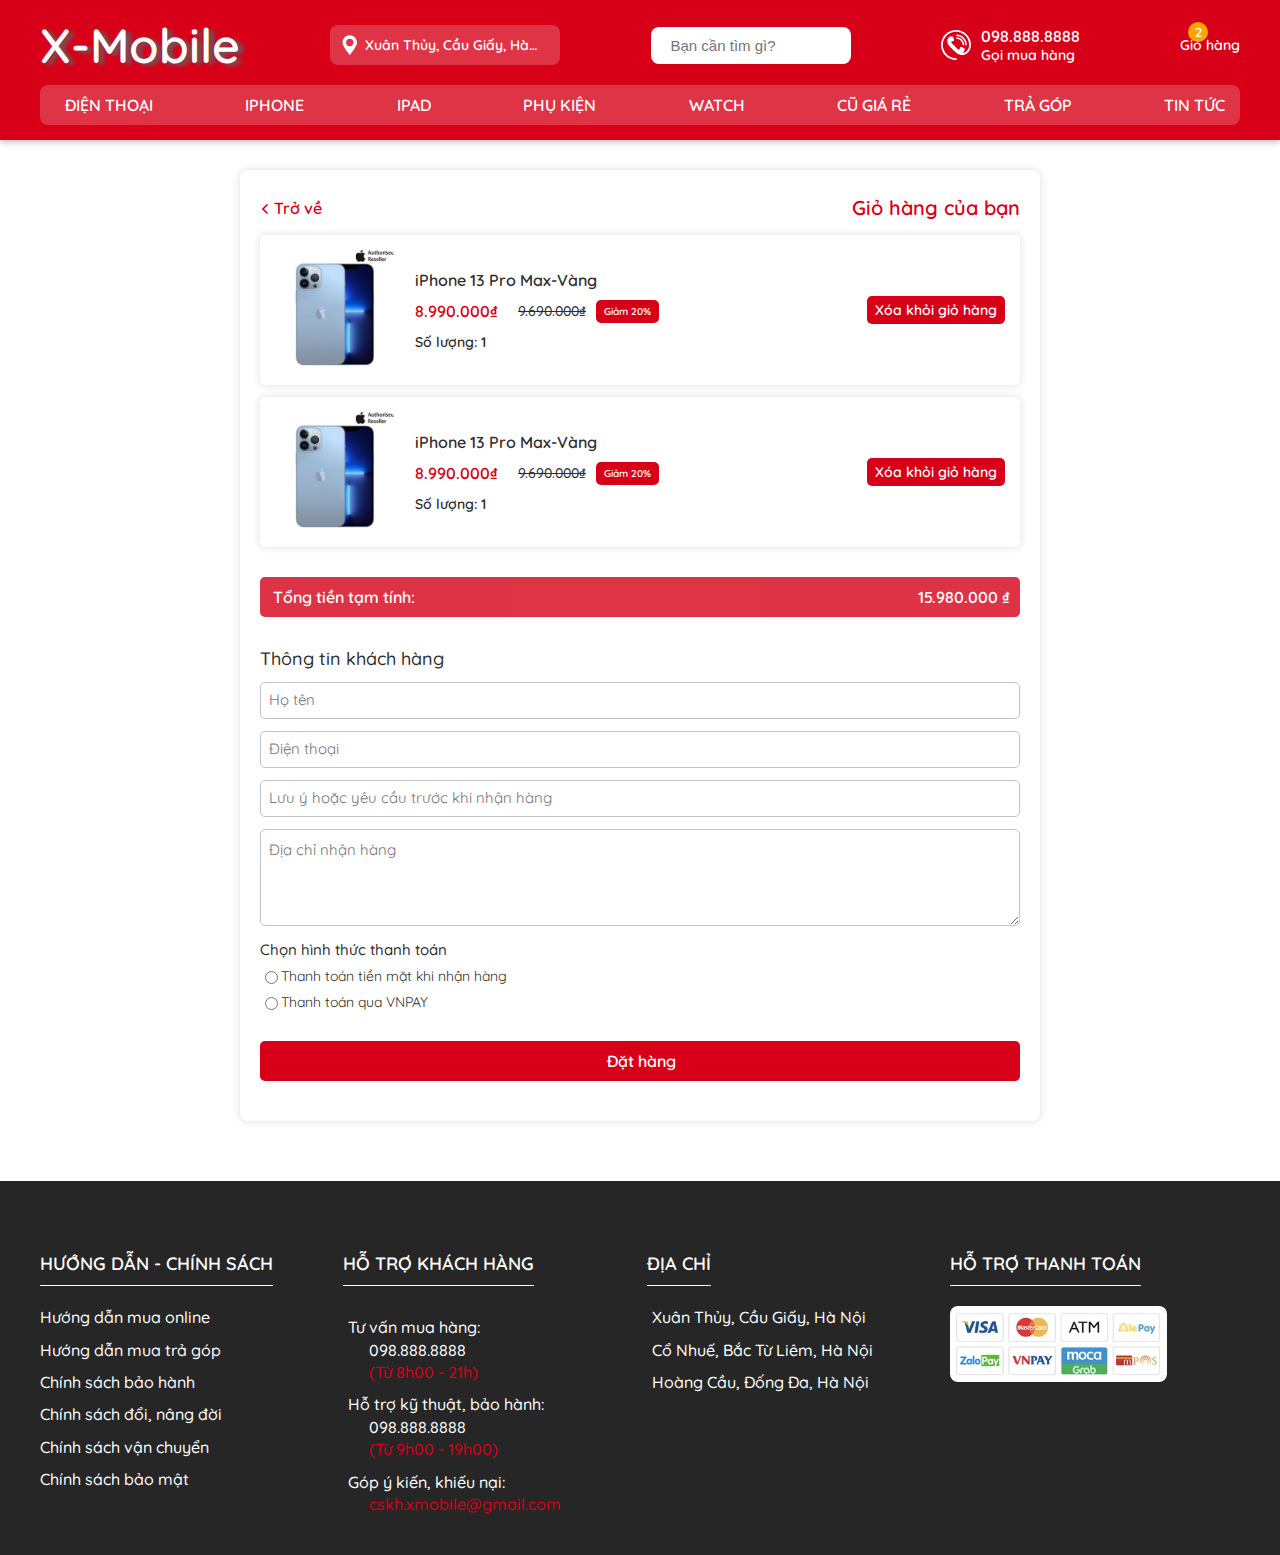
<file: cart.html>
<!DOCTYPE html>
<html lang="vi">
<head>
    <meta charset="UTF-8">
    <meta http-equiv="X-UA-Compatible" content="IE=edge">
    <meta name="viewport" content="width=device-width, initial-scale=1.0">
    <title>X-Mobile</title>
    <link rel="shortcut icon" type="image/png" href="./assets/images/pc/logo-title.png"/>
    <link rel="stylesheet" href="https://pro.fontawesome.com/releases/v5.10.0/css/all.css" integrity="sha384-AYmEC3Yw5cVb3ZcuHtOA93w35dYTsvhLPVnYs9eStHfGJvOvKxVfELGroGkvsg+p" crossorigin="anonymous"/>
    <link rel="stylesheet" href="./assets/css/common.css">
    <link rel="stylesheet" href="./assets/css/slick.css">
</head>
<body>
    <!-- Header -->
    <header class="header">
        <div class="container">
            <div class="header__top">
                <h1 class="header-logo-pc">
                    <a href="#">X-Mobile</a>
                </h1>
                <a href="#" class="header-logo-sp">
                    <img src="./assets/images/sp/logo-sp.png" alt="">
                </a>
                <div class="header-address">
                    <svg class="icon-address" width="20px" height="20px" viewBox="0 0 97.713 97.713" style="enable-background:new 0 0 97.713 97.713;" xml:space="preserve">
                        <g>
                            <path d="M48.855,0C29.021,0,12.883,16.138,12.883,35.974c0,5.174,1.059,10.114,3.146,14.684   c8.994,19.681,26.238,40.46,31.31,46.359c0.38,0.441,0.934,0.695,1.517,0.695s1.137-0.254,1.517-0.695   c5.07-5.898,22.314-26.676,31.311-46.359c2.088-4.57,3.146-9.51,3.146-14.684C84.828,16.138,68.69,0,48.855,0z M48.855,54.659   c-10.303,0-18.686-8.383-18.686-18.686c0-10.304,8.383-18.687,18.686-18.687s18.686,8.383,18.686,18.687   C67.542,46.276,59.159,54.659,48.855,54.659z"></path>
                        </g>
                    </svg>
                    <p>Xuân Thủy, Cầu Giấy, Hà Nội</p>
                </div>
                <div class="header-search">
                    <input type="text" placeholder="Bạn cần tìm gì?">
                    <i class="far fa-search icon-search" title="Tìm kiếm"></i>
                </div>
                <a href="tel:0988888888" class="header-hotline">
                    <svg class="icon-hotline" width="30px" height="30px" xmlns="http://www.w3.org/2000/svg" xmlns:xlink="http://www.w3.org/1999/xlink" x="0px" y="0px" viewBox="0 0 32.666 32.666" style="enable-background:new 0 0 32.666 32.666;" xml:space="preserve">
                        <g>
                            <path d="M28.189,16.504h-1.666c0-5.437-4.422-9.858-9.856-9.858l-0.001-1.664C23.021,4.979,28.189,10.149,28.189,16.504z
                                M16.666,7.856L16.665,9.52c3.853,0,6.983,3.133,6.981,6.983l1.666-0.001C25.312,11.735,21.436,7.856,16.666,7.856z M16.333,0
                                C7.326,0,0,7.326,0,16.334c0,9.006,7.326,16.332,16.333,16.332c0.557,0,1.007-0.45,1.007-1.006c0-0.559-0.45-1.01-1.007-1.01
                                c-7.896,0-14.318-6.424-14.318-14.316c0-7.896,6.422-14.319,14.318-14.319c7.896,0,14.317,6.424,14.317,14.319
                                c0,3.299-1.756,6.568-4.269,7.954c-0.913,0.502-1.903,0.751-2.959,0.761c0.634-0.377,1.183-0.887,1.591-1.529
                                c0.08-0.121,0.186-0.228,0.238-0.359c0.328-0.789,0.357-1.684,0.555-2.518c0.243-1.064-4.658-3.143-5.084-1.814
                                c-0.154,0.492-0.39,2.048-0.699,2.458c-0.275,0.366-0.953,0.192-1.377-0.168c-1.117-0.952-2.364-2.351-3.458-3.457l0.002-0.001
                                c-0.028-0.029-0.062-0.061-0.092-0.092c-0.031-0.029-0.062-0.062-0.093-0.092v0.002c-1.106-1.096-2.506-2.34-3.457-3.459
                                c-0.36-0.424-0.534-1.102-0.168-1.377c0.41-0.311,1.966-0.543,2.458-0.699c1.326-0.424-0.75-5.328-1.816-5.084
                                c-0.832,0.195-1.727,0.227-2.516,0.553c-0.134,0.057-0.238,0.16-0.359,0.24c-2.799,1.774-3.16,6.082-0.428,9.292
                                c1.041,1.228,2.127,2.416,3.245,3.576l-0.006,0.004c0.031,0.031,0.063,0.06,0.095,0.09c0.03,0.031,0.059,0.062,0.088,0.095
                                l0.006-0.006c1.16,1.118,2.535,2.765,4.769,4.255c4.703,3.141,8.312,2.264,10.438,1.098c3.67-2.021,5.312-6.338,5.312-9.719
                                C32.666,7.326,25.339,0,16.333,0z"></path>
                        </g>   
                    </svg>
                    <p>
                        <span>098.888.8888</span>
                        <span>Gọi mua hàng</span>
                    </p>
                </a>
                <a href="#" class="header-cart">
                    <i class="far fa-shopping-cart icon-cart"></i>
                    <span class="notifi">2</span>
                    <p>Giỏ hàng</p>
                </a>
                <a href="#" class="btn-menu-sp sp">
                    <span></span>
                    <span></span>
                    <span></span>
                </a>
            </div>
            <div class="header__bottom">
                <ul>
                    <li>
                        <a href="#">
                            <i class="far fa-mobile icon-phone"></i>
                            ĐIỆN THOẠI
                        </a>
                        <div class="sub-menu">
                            <a href="#">Samsung</a>
                            <a href="#">Oppo</a>
                            <a href="#">Xiaomi</a>
                            <a href="#">LG</a>
                            <a href="#">Google Pixel</a>
                            <a href="#">Realme</a>
                            <a href="#">Vivo</a>
                        </div>
                    </li>
                    <li>
                        <a href="#">
                            <i class="fab fa-apple icon-apple"></i>
                            IPHONE
                        </a>
                        <div class="sub-menu">
                            <a href="#">iphone 13 Series</a>
                            <a href="#">iphone 12 Series</a>
                            <a href="#">iphone 11 Series</a>
                            <a href="#">iphone Xs | Xs Max</a>
                            <a href="#">iphone XR</a>
                            <a href="#">iphone X</a>
                            <a href="#">iPhone SE (2020)</a>
                            <a href="#">iPhone 8 | 8 Plus</a>
                            <a href="#">iPhone 7 | 7 Plus</a>
                        </div>
                    </li>
                    <li>
                        <a href="#">
                            <i class="far fa-tablet icon-tablet"></i>
                            IPAD
                        </a>
                        <div class="sub-menu">
                            <a href="#">iPad Air 2</a>
                            <a href="#">iPad Air 3 2019</a>
                            <a href="#">iPad Air 4 2020</a>
                            <a href="#">iPad Air 5 2022</a>
                            <a href="#">iPad Gen 8 2020</a>
                            <a href="#">iPad Gen 9 2021</a>
                            <a href="#">iPad Pro 2020</a>
                            <a href="#">iPad Pro M1 2021</a>
                        </div>
                    </li>
                    <li>
                        <a href="#">
                            <i class="far fa-headphones icon-headphone"></i>
                            PHỤ KIỆN
                        </a>
                        <div class="sub-menu">
                            <a href="#">Loa bluetooth</a>
                            <a href="#">Pin dự phòng</a>
                            <a href="#">Cáp sạc</a>
                            <a href="#">Phụ kiện Apple</a>
                        </div>
                    </li>
                    <li>
                        <a href="#">
                            <i class="far fa-watch-fitness icon-watch"></i>
                            WATCH
                        </a>
                        <div class="sub-menu">
                            <a href="#">Series 3</a>
                            <a href="#">Series 4</a>
                            <a href="#">Series 5</a>
                            <a href="#">Series 6</a>
                            <a href="#">Watch SE</a>
                            <a href="#">Galaxy Watch</a>
                        </div>
                    </li>
                    <li>
                        <a href="#">
                            <i class="far fa-mobile-android icon-mobile"></i>
                            CŨ GIÁ RẺ
                        </a>
                    </li>
                    <li>
                        <a href="#">
                            <i class="far fa-address-card icon-card"></i>
                            TRẢ GÓP
                        </a>
                    </li>
                    <li>
                        <a href="#">
                            <i class="far fa-newspaper icon-news"></i>
                            TIN TỨC
                        </a>
                    </li>
                </ul>
            </div>
            <div class="menu-sp sp">
                <h2>
                    <a href="#">X-Mobile</a>
                </h2>
                <ul>
                    <li>
                        <a href="#">
                            <i class="far fa-mobile icon-phone"></i>
                            ĐIỆN THOẠI
                        </a>
                    </li>
                    <li>
                        <a href="#">
                            <i class="fab fa-apple icon-apple"></i>
                            IPHONE
                        </a>
                    </li>
                    <li>
                        <a href="#">
                            <i class="far fa-tablet icon-tablet"></i>
                            IPAD
                        </a>
                    </li>
                    <li>
                        <a href="#">
                            <i class="far fa-headphones icon-headphone"></i>
                            PHỤ KIỆN
                        </a>
                    </li>
                    <li>
                        <a href="#">
                            <i class="far fa-watch-fitness icon-watch"></i>
                            WATCH
                        </a>
                    </li>
                    <li>
                        <a href="#">
                            <i class="far fa-mobile-android icon-mobile"></i>
                            CŨ GIÁ RẺ
                        </a>
                    </li>
                    <li>
                        <a href="#">
                            <i class="far fa-address-card icon-card"></i>
                            TRẢ GÓP
                        </a>
                    </li>
                    <li>
                        <a href="#">
                            <i class="far fa-newspaper icon-news"></i>
                            TIN TỨC
                        </a>
                    </li>
                </ul>
            </div>
        </div>
    </header>

    <!-- Main -->
    <main class="main">
        <div class="cart">
            <div class="cart-title">
                <a href="#">
                    <svg version="1.1" width="10px" height="10px" xmlns="http://www.w3.org/2000/svg" xmlns:xlink="http://www.w3.org/1999/xlink" x="0px" y="0px" viewBox="0 0 492 492" style="enable-background:new 0 0 492 492;" xml:space="preserve">
                        <g>
                            <g>
                                <path d="M198.608,246.104L382.664,62.04c5.068-5.056,7.856-11.816,7.856-19.024c0-7.212-2.788-13.968-7.856-19.032l-16.128-16.12
                                    C361.476,2.792,354.712,0,347.504,0s-13.964,2.792-19.028,7.864L109.328,227.008c-5.084,5.08-7.868,11.868-7.848,19.084
                                    c-0.02,7.248,2.76,14.028,7.848,19.112l218.944,218.932c5.064,5.072,11.82,7.864,19.032,7.864c7.208,0,13.964-2.792,19.032-7.864
                                    l16.124-16.12c10.492-10.492,10.492-27.572,0-38.06L198.608,246.104z"></path>
                            </g>
                        </g>
                    </svg>
                    Trở về
                </a>
                <h4>
                    <i class="fas fa-cart-arrow-down icon-cart"></i>
                    Giỏ hàng của bạn
                </h4>
            </div>
            <ul class="list-product">
                <li>
                    <img src="./assets/images/pc/image_iphone_1.jpg" alt="">
                    <div class="info-detail">
                        <p class="product-name">iPhone 13 Pro Max-Vàng</p>
                        <div class="product-price">
                                <h3>8.990.000₫ </h3>
                                <p>9.690.000₫</p>
                                <span>Giảm 20%</span>
                        </div>
                        <p class="product-quantity">Số lượng: 1</p>
                    </div>
                    <a href="#" class="btn-delete-cart">Xóa khỏi giỏ hàng</a>
                </li>
                <li>
                    <img src="./assets/images/pc/image_iphone_1.jpg" alt="">
                    <div class="info-detail">
                        <p class="product-name">iPhone 13 Pro Max-Vàng</p>
                        <div class="product-price">
                                <h3>8.990.000₫ </h3>
                                <p>9.690.000₫</p>
                                <span>Giảm 20%</span>
                        </div>
                        <p class="product-quantity">Số lượng: 1</p>
                    </div>
                    <a href="#" class="btn-delete-cart">Xóa khỏi giỏ hàng</a>
                </li>
            </ul>
            <div class="total-money">
                <p>
                    <i class="fas fa-sack-dollar icon-money"></i>
                    Tổng tiền tạm tính: 
                </p>
                <span>15.980.000 ₫</span>
            </div>
            <div class="buyer-info">
                <h5>
                    <i class="fas fa-user-edit"></i>
                    Thông tin khách hàng</h5>
                <form action="" method="POST">
                    <input type="text" name="name-user" placeholder="Họ tên">
                    <input type="text" name="phone-user" placeholder="Điện thoại">
                    <input type="text" name="comment-user" placeholder="Lưu ý hoặc yêu cầu trước khi nhận hàng">
                    <textarea name="address-user" cols="30" rows="5" placeholder="Địa chỉ nhận hàng"></textarea>
                    <h6>Chọn hình thức thanh toán</h6>
                    <ul class="payment-method">
                        <li>
                            <input type="radio" name="method-1" value="1">
                            <label>Thanh toán tiền mặt khi nhận hàng</label>
                        </li>
                        <li>
                            <input type="radio" name="method-2" value="2">
                            <label>Thanh toán qua VNPAY</label>
                        </li>
                    </ul>
                    <a href="javascript:void(0);" class="button-submit" onclick="javascript:submitForm();">
                        <i class="fas fa-box-usd icon-box-usd"></i>
                        Đặt hàng</a>
                </form>
            </div>
        </div>
    </main>
    
    <!-- Footer -->
    <footer class="footer">
        <div class="container">
            <div class="policy">
                <h5>HƯỚNG DẪN - CHÍNH SÁCH</h5>
                <ul>
                    <li>
                        <a href="#">Hướng dẫn mua online</a>
                    </li>
                    <li>
                        <a href="#">Hướng dẫn mua trả góp</a>
                    </li>
                    <li>
                        <a href="#">Chính sách bảo hành</a>
                    </li>
                    <li>
                        <a href="#">Chính sách đổi, nâng đời</a>
                    </li>
                    <li>
                        <a href="#">Chính sách vận chuyển</a>
                    </li>
                    <li>
                        <a href="#">Chính sách bảo mật</a>
                    </li>
                </ul>
            </div>
            <div class="support">
                <h5>HỖ TRỢ KHÁCH HÀNG</h5>
                <ul>
                    <li>
                        <i class="fas fa-headset icon-call"></i>
                        Tư vấn mua hàng:
                        <a href="tel:098.888.8888">098.888.8888</a>
                        <p>(Từ 8h00 - 21h)</p>
                    </li>
                </ul>
                <ul>
                    <li>
                        <i class="fas fa-headset icon-call"></i>
                        Hỗ trợ kỹ thuật, bảo hành:
                        <a href="tel:098.888.8888">098.888.8888</a>
                        <p>(Từ 9h00 - 19h00)</p>
                    </li>
                </ul>
                <ul>
                    <li>
                        <i class="fas fa-envelope icon-email"></i>
                        Góp ý kiến, khiếu nại:
                    </li>
                    <li>
                        <p>cskh.xmobile@gmail.com</p>
                    </li>
                </ul>
            </div>
            <div class="address">
                <h5>ĐỊA CHỈ</h5>
                <ul>
                    <li>
                        <i class="fas fa-home icon-home"></i>
                        Xuân Thủy, Cầu Giấy, Hà Nội
                    </li>
                    <li>
                        <i class="fas fa-home icon-home"></i>
                        Cổ Nhuế, Bắc Từ Liêm, Hà Nội
                    </li>
                    <li>
                        <i class="fas fa-home icon-home"></i>
                        Hoàng Cầu, Đống Đa, Hà Nội
                    </li>
                </ul>
            </div>
            <a href="#" class="pay">
                <h5>HỖ TRỢ THANH TOÁN</h5>
                <img src="./assets/images/pc/pay.jpg" alt="">
            </a>
        </div>
    </footer>


    <script src="./assets/js/jquery-3.6.0.min.js"></script>
    <script src="./assets/js/slick.min.js"></script>
    <script src="./assets/js/main.js"></script>
</body>
</html>
</file>
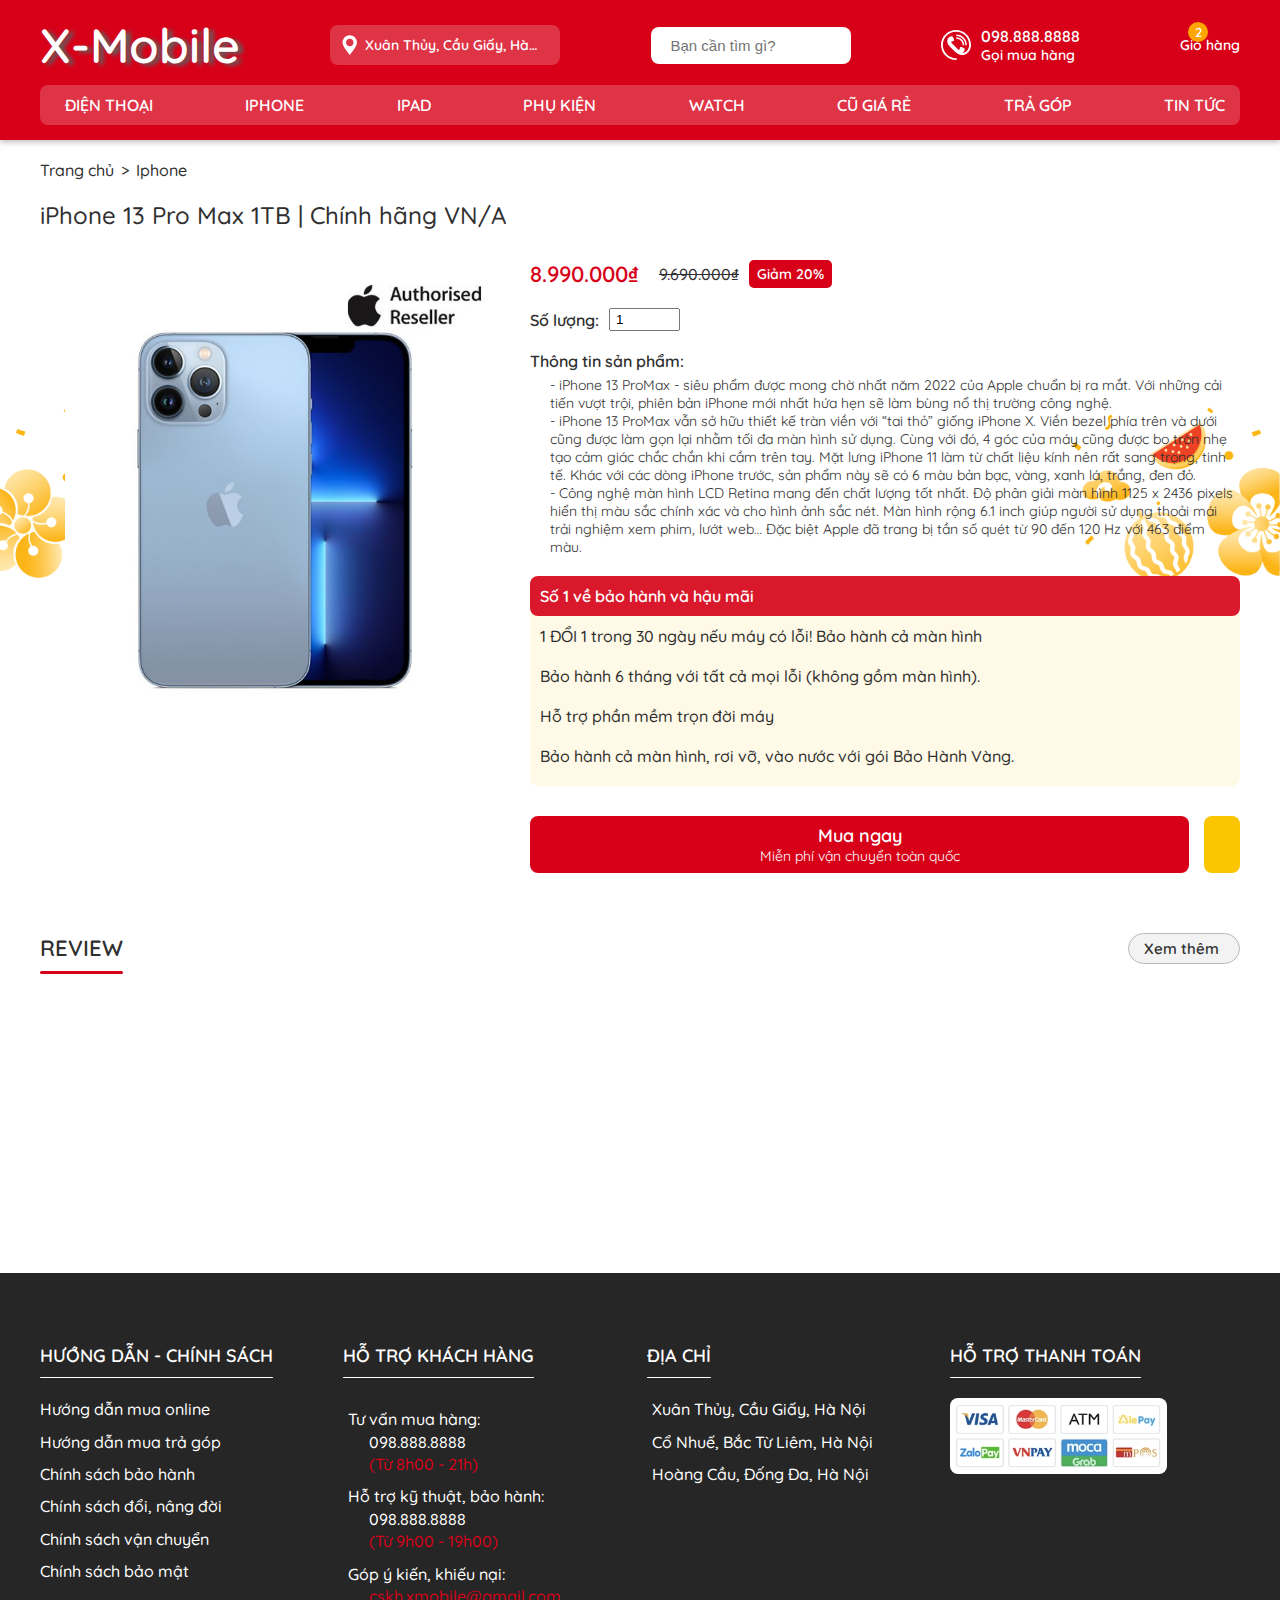
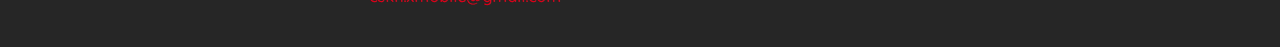
<file: detail.html>
<!DOCTYPE html>
<html lang="vi">
<head>
    <meta charset="UTF-8">
    <meta http-equiv="X-UA-Compatible" content="IE=edge">
    <meta name="viewport" content="width=device-width, initial-scale=1.0">
    <title>X-Mobile</title>
    <link rel="shortcut icon" type="image/png" href="./assets/images/pc/logo-title.png"/>
    <link rel="stylesheet" href="https://pro.fontawesome.com/releases/v5.10.0/css/all.css" integrity="sha384-AYmEC3Yw5cVb3ZcuHtOA93w35dYTsvhLPVnYs9eStHfGJvOvKxVfELGroGkvsg+p" crossorigin="anonymous"/>
    <link rel="stylesheet" href="./assets/css/common.css">
    <link rel="stylesheet" href="./assets/css/slick.css">
</head>
<body>
    <!-- Header -->
    <header class="header">
        <div class="container">
            <div class="header__top">
                <h1 class="header-logo-pc">
                    <a href="#">X-Mobile</a>
                </h1>
                <a href="#" class="header-logo-sp">
                    <img src="./assets/images/sp/logo-sp.png" alt="">
                </a>
                <div class="header-address">
                    <svg class="icon-address" width="20px" height="20px" viewBox="0 0 97.713 97.713" style="enable-background:new 0 0 97.713 97.713;" xml:space="preserve">
                        <g>
                            <path d="M48.855,0C29.021,0,12.883,16.138,12.883,35.974c0,5.174,1.059,10.114,3.146,14.684   c8.994,19.681,26.238,40.46,31.31,46.359c0.38,0.441,0.934,0.695,1.517,0.695s1.137-0.254,1.517-0.695   c5.07-5.898,22.314-26.676,31.311-46.359c2.088-4.57,3.146-9.51,3.146-14.684C84.828,16.138,68.69,0,48.855,0z M48.855,54.659   c-10.303,0-18.686-8.383-18.686-18.686c0-10.304,8.383-18.687,18.686-18.687s18.686,8.383,18.686,18.687   C67.542,46.276,59.159,54.659,48.855,54.659z"></path>
                        </g>
                    </svg>
                    <p>Xuân Thủy, Cầu Giấy, Hà Nội</p>
                </div>
                <div class="header-search">
                    <input type="text" placeholder="Bạn cần tìm gì?">
                    <i class="far fa-search icon-search" title="Tìm kiếm"></i>
                </div>
                <a href="tel:0988888888" class="header-hotline">
                    <svg class="icon-hotline" width="30px" height="30px" xmlns="http://www.w3.org/2000/svg" xmlns:xlink="http://www.w3.org/1999/xlink" x="0px" y="0px" viewBox="0 0 32.666 32.666" style="enable-background:new 0 0 32.666 32.666;" xml:space="preserve">
                        <g>
                            <path d="M28.189,16.504h-1.666c0-5.437-4.422-9.858-9.856-9.858l-0.001-1.664C23.021,4.979,28.189,10.149,28.189,16.504z
                                M16.666,7.856L16.665,9.52c3.853,0,6.983,3.133,6.981,6.983l1.666-0.001C25.312,11.735,21.436,7.856,16.666,7.856z M16.333,0
                                C7.326,0,0,7.326,0,16.334c0,9.006,7.326,16.332,16.333,16.332c0.557,0,1.007-0.45,1.007-1.006c0-0.559-0.45-1.01-1.007-1.01
                                c-7.896,0-14.318-6.424-14.318-14.316c0-7.896,6.422-14.319,14.318-14.319c7.896,0,14.317,6.424,14.317,14.319
                                c0,3.299-1.756,6.568-4.269,7.954c-0.913,0.502-1.903,0.751-2.959,0.761c0.634-0.377,1.183-0.887,1.591-1.529
                                c0.08-0.121,0.186-0.228,0.238-0.359c0.328-0.789,0.357-1.684,0.555-2.518c0.243-1.064-4.658-3.143-5.084-1.814
                                c-0.154,0.492-0.39,2.048-0.699,2.458c-0.275,0.366-0.953,0.192-1.377-0.168c-1.117-0.952-2.364-2.351-3.458-3.457l0.002-0.001
                                c-0.028-0.029-0.062-0.061-0.092-0.092c-0.031-0.029-0.062-0.062-0.093-0.092v0.002c-1.106-1.096-2.506-2.34-3.457-3.459
                                c-0.36-0.424-0.534-1.102-0.168-1.377c0.41-0.311,1.966-0.543,2.458-0.699c1.326-0.424-0.75-5.328-1.816-5.084
                                c-0.832,0.195-1.727,0.227-2.516,0.553c-0.134,0.057-0.238,0.16-0.359,0.24c-2.799,1.774-3.16,6.082-0.428,9.292
                                c1.041,1.228,2.127,2.416,3.245,3.576l-0.006,0.004c0.031,0.031,0.063,0.06,0.095,0.09c0.03,0.031,0.059,0.062,0.088,0.095
                                l0.006-0.006c1.16,1.118,2.535,2.765,4.769,4.255c4.703,3.141,8.312,2.264,10.438,1.098c3.67-2.021,5.312-6.338,5.312-9.719
                                C32.666,7.326,25.339,0,16.333,0z"></path>
                        </g>   
                    </svg>
                    <p>
                        <span>098.888.8888</span>
                        <span>Gọi mua hàng</span>
                    </p>
                </a>
                <a href="#" class="header-cart">
                    <i class="far fa-shopping-cart icon-cart"></i>
                    <span class="notifi">2</span>
                    <p>Giỏ hàng</p>
                </a>
                <a href="#" class="btn-menu-sp sp">
                    <span></span>
                    <span></span>
                    <span></span>
                </a>
            </div>
            <div class="header__bottom">
                <ul>
                    <li>
                        <a href="#">
                            <i class="far fa-mobile icon-phone"></i>
                            ĐIỆN THOẠI
                        </a>
                        <div class="sub-menu">
                            <a href="#">Samsung</a>
                            <a href="#">Oppo</a>
                            <a href="#">Xiaomi</a>
                            <a href="#">LG</a>
                            <a href="#">Google Pixel</a>
                            <a href="#">Realme</a>
                            <a href="#">Vivo</a>
                        </div>
                    </li>
                    <li>
                        <a href="#">
                            <i class="fab fa-apple icon-apple"></i>
                            IPHONE
                        </a>
                        <div class="sub-menu">
                            <a href="#">iphone 13 Series</a>
                            <a href="#">iphone 12 Series</a>
                            <a href="#">iphone 11 Series</a>
                            <a href="#">iphone Xs | Xs Max</a>
                            <a href="#">iphone XR</a>
                            <a href="#">iphone X</a>
                            <a href="#">iPhone SE (2020)</a>
                            <a href="#">iPhone 8 | 8 Plus</a>
                            <a href="#">iPhone 7 | 7 Plus</a>
                        </div>
                    </li>
                    <li>
                        <a href="#">
                            <i class="far fa-tablet icon-tablet"></i>
                            IPAD
                        </a>
                        <div class="sub-menu">
                            <a href="#">iPad Air 2</a>
                            <a href="#">iPad Air 3 2019</a>
                            <a href="#">iPad Air 4 2020</a>
                            <a href="#">iPad Air 5 2022</a>
                            <a href="#">iPad Gen 8 2020</a>
                            <a href="#">iPad Gen 9 2021</a>
                            <a href="#">iPad Pro 2020</a>
                            <a href="#">iPad Pro M1 2021</a>
                        </div>
                    </li>
                    <li>
                        <a href="#">
                            <i class="far fa-headphones icon-headphone"></i>
                            PHỤ KIỆN
                        </a>
                        <div class="sub-menu">
                            <a href="#">Loa bluetooth</a>
                            <a href="#">Pin dự phòng</a>
                            <a href="#">Cáp sạc</a>
                            <a href="#">Phụ kiện Apple</a>
                        </div>
                    </li>
                    <li>
                        <a href="#">
                            <i class="far fa-watch-fitness icon-watch"></i>
                            WATCH
                        </a>
                        <div class="sub-menu">
                            <a href="#">Series 3</a>
                            <a href="#">Series 4</a>
                            <a href="#">Series 5</a>
                            <a href="#">Series 6</a>
                            <a href="#">Watch SE</a>
                            <a href="#">Galaxy Watch</a>
                        </div>
                    </li>
                    <li>
                        <a href="#">
                            <i class="far fa-mobile-android icon-mobile"></i>
                            CŨ GIÁ RẺ
                        </a>
                    </li>
                    <li>
                        <a href="#">
                            <i class="far fa-address-card icon-card"></i>
                            TRẢ GÓP
                        </a>
                    </li>
                    <li>
                        <a href="#">
                            <i class="far fa-newspaper icon-news"></i>
                            TIN TỨC
                        </a>
                    </li>
                </ul>
            </div>
            <div class="menu-sp sp">
                <h2>
                    <a href="#">X-Mobile</a>
                </h2>
                <ul>
                    <li>
                        <a href="#">
                            <i class="far fa-mobile icon-phone"></i>
                            ĐIỆN THOẠI
                        </a>
                    </li>
                    <li>
                        <a href="#">
                            <i class="fab fa-apple icon-apple"></i>
                            IPHONE
                        </a>
                    </li>
                    <li>
                        <a href="#">
                            <i class="far fa-tablet icon-tablet"></i>
                            IPAD
                        </a>
                    </li>
                    <li>
                        <a href="#">
                            <i class="far fa-headphones icon-headphone"></i>
                            PHỤ KIỆN
                        </a>
                    </li>
                    <li>
                        <a href="#">
                            <i class="far fa-watch-fitness icon-watch"></i>
                            WATCH
                        </a>
                    </li>
                    <li>
                        <a href="#">
                            <i class="far fa-mobile-android icon-mobile"></i>
                            CŨ GIÁ RẺ
                        </a>
                    </li>
                    <li>
                        <a href="#">
                            <i class="far fa-address-card icon-card"></i>
                            TRẢ GÓP
                        </a>
                    </li>
                    <li>
                        <a href="#">
                            <i class="far fa-newspaper icon-news"></i>
                            TIN TỨC
                        </a>
                    </li>
                </ul>
            </div>
        </div>
    </header>

    <!-- Main -->
    <main class="main">
        <div class="detail">
            <div class="container">
                <ul class="breadcrumb">
                    <li>
                        <a href="#">Trang chủ</a>
                    </li>
                    <li>
                        <a href="#">Iphone</a>
                    </li>
                </ul>
                <div class="product-detail">
                    <h2 class="product-name">iPhone 13 Pro Max 1TB | Chính hãng VN/A</h2>
                    <div class="content">
                        <div class="content-left">
                            <img src="./assets/images/pc/image_iphone_1.jpg" alt="">
                        </div>
                        <div class="content-right">
                            <div class="product-price">
                                <h3>8.990.000₫ </h3>
                                <p>9.690.000₫</p>
                                <span>Giảm 20%</span>
                            </div>
                            <div class="quantity">
                                <p>Số lượng: </p>
                                <input type="number" name="product_quantity" min="1" value="1">
                            </div>
                            <div class="description">
                                <p>Thông tin sản phẩm: </p>
                                <div>
                                    - iPhone 13 ProMax - siêu phẩm được mong chờ nhất năm 2022 của Apple chuẩn bị ra mắt. Với những cải tiến vượt trội, phiên bản iPhone mới nhất hứa hẹn sẽ làm bùng nổ thị trường công nghệ.<br>
                                    - iPhone 13 ProMax vẫn sở hữu thiết kế tràn viền với “tai thỏ” giống iPhone X. Viền bezel phía trên và dưới cũng được làm gọn lại nhằm tối đa màn hình sử dụng. Cùng với đó, 4 góc của máy cũng được bo tròn nhẹ tạo cảm giác chắc chắn khi cầm trên tay. Mặt lưng iPhone 11 làm từ chất liệu kính nên rất sang trọng, tinh tế. Khác với các dòng iPhone trước, sản phẩm này sẽ có 6 màu bản bạc, vàng, xanh lá, trắng, đen đỏ.<br>
                                    - Công nghệ màn hình LCD Retina mang đến chất lượng tốt nhất. Độ phân giải màn hình 1125 x 2436 pixels hiển thị màu sắc chính xác và cho hình ảnh sắc nét. Màn hình rộng 6.1 inch giúp người sử dụng thoải mái trải nghiệm xem phim, lướt web… Đặc biệt Apple đã trang bị tần số quét từ 90 đến 120 Hz với 463 điểm màu.
                                </div>
                            </div>
                            <ul class="warranty">
                                <li>Số 1 về bảo hành và hậu mãi</li>
                                <li>
                                    <i class="fad fa-stars"></i>
                                    1 ĐỔI 1 trong 30 ngày nếu máy có lỗi! Bảo hành cả màn hình
                                </li>
                                <li>
                                    <i class="fad fa-stars"></i>
                                    Bảo hành 6 tháng với tất cả mọi lỗi (không gồm màn hình).
                                </li>
                                <li>
                                    <i class="fad fa-stars"></i>
                                    Hỗ trợ phần mềm trọn đời máy
                                </li>
                                <li>
                                    <i class="fad fa-stars"></i>
                                    Bảo hành cả màn hình, rơi vỡ, vào nước với gói Bảo Hành Vàng.
                                </li>
                            </ul>
                            <div class="list-btn">
                                <a href="#" class="buy-now">
                                    <p>Mua ngay</p>
                                    <span> 
                                        <i class="fas fa-shipping-fast icon-ship"></i>
                                        Miễn phí vận chuyển toàn quốc
                                    </span>
                                </a>
                                <a href="#" class="add-cart">
                                    <i class="fas fa-cart-plus"></i>
                                </a>
                            </div>
                        </div>
                    </div>
                </div>
            </div>
        </div>

        <div class="reviews">
            <div class="container">
                <div class="reviews-title">
                    <h2>Review</h2>
                    <p class="red-more">
                        Xem thêm
                        <i class="far fa-chevron-right"></i>
                    </p>
                </div>
                <div class="list-review">
                    <div class="review-product">
                        <iframe src="https://www.youtube.com/embed/L6d5DtA4zXM" title="YouTube video player" frameborder="0" allow="accelerometer; autoplay; clipboard-write; encrypted-media; gyroscope; picture-in-picture" allowfullscreen></iframe>
                    </div>
                    <div class="review-product">
                        <iframe src="https://www.youtube.com/embed/HDrdJdV6fK0" title="YouTube video player" frameborder="0" allow="accelerometer; autoplay; clipboard-write; encrypted-media; gyroscope; picture-in-picture" allowfullscreen></iframe>
                    </div>
                    <div class="review-product">
                        <iframe src="https://www.youtube.com/embed/VE2staOFX5s" title="YouTube video player" frameborder="0" allow="accelerometer; autoplay; clipboard-write; encrypted-media; gyroscope; picture-in-picture" allowfullscreen></iframe>
                    </div>
                </div>
            </div>
        </div>
    </main>
    
    <!-- Footer -->
    <footer class="footer">
        <div class="container">
            <div class="policy">
                <h5>HƯỚNG DẪN - CHÍNH SÁCH</h5>
                <ul>
                    <li>
                        <a href="#">Hướng dẫn mua online</a>
                    </li>
                    <li>
                        <a href="#">Hướng dẫn mua trả góp</a>
                    </li>
                    <li>
                        <a href="#">Chính sách bảo hành</a>
                    </li>
                    <li>
                        <a href="#">Chính sách đổi, nâng đời</a>
                    </li>
                    <li>
                        <a href="#">Chính sách vận chuyển</a>
                    </li>
                    <li>
                        <a href="#">Chính sách bảo mật</a>
                    </li>
                </ul>
            </div>
            <div class="support">
                <h5>HỖ TRỢ KHÁCH HÀNG</h5>
                <ul>
                    <li>
                        <i class="fas fa-headset icon-call"></i>
                        Tư vấn mua hàng:
                        <a href="tel:098.888.8888">098.888.8888</a>
                        <p>(Từ 8h00 - 21h)</p>
                    </li>
                </ul>
                <ul>
                    <li>
                        <i class="fas fa-headset icon-call"></i>
                        Hỗ trợ kỹ thuật, bảo hành:
                        <a href="tel:098.888.8888">098.888.8888</a>
                        <p>(Từ 9h00 - 19h00)</p>
                    </li>
                </ul>
                <ul>
                    <li>
                        <i class="fas fa-envelope icon-email"></i>
                        Góp ý kiến, khiếu nại:
                    </li>
                    <li>
                        <p>cskh.xmobile@gmail.com</p>
                    </li>
                </ul>
            </div>
            <div class="address">
                <h5>ĐỊA CHỈ</h5>
                <ul>
                    <li>
                        <i class="fas fa-home icon-home"></i>
                        Xuân Thủy, Cầu Giấy, Hà Nội
                    </li>
                    <li>
                        <i class="fas fa-home icon-home"></i>
                        Cổ Nhuế, Bắc Từ Liêm, Hà Nội
                    </li>
                    <li>
                        <i class="fas fa-home icon-home"></i>
                        Hoàng Cầu, Đống Đa, Hà Nội
                    </li>
                </ul>
            </div>
            <a href="#" class="pay">
                <h5>HỖ TRỢ THANH TOÁN</h5>
                <img src="./assets/images/pc/pay.jpg" alt="">
            </a>
        </div>
    </footer>


    <script src="./assets/js/jquery-3.6.0.min.js"></script>
    <script src="./assets/js/slick.min.js"></script>
    <script src="./assets/js/main.js"></script>
</body>
</html>
</file>
<file: assets/css/common.css>
/* http://meyerweb.com/eric/tools/css/reset/ 
   v2.0 | 20110126
   License: none (public domain)
*/
@import url("https://fonts.googleapis.com/css2?family=Quicksand:wght@400;500;600&display=swap");
html, body, div, span, applet, object, iframe,
h1, h2, h3, h4, h5, h6, p, blockquote, pre,
a, abbr, acronym, address, big, cite, code,
del, dfn, em, img, ins, kbd, q, s, samp,
small, strike, strong, sub, sup, tt, var,
b, u, i, center,
dl, dt, dd, ol, ul, li,
fieldset, form, label, legend,
table, caption, tbody, tfoot, thead, tr, th, td,
article, aside, canvas, details, embed,
figure, figcaption, footer, header, hgroup,
menu, nav, output, ruby, section, summary,
time, mark, audio, video {
  margin: 0;
  padding: 0;
  border: 0;
  font-size: 100%;
  font: inherit;
  vertical-align: baseline;
}

/* HTML5 display-role reset for older browsers */
article, aside, details, figcaption, figure,
footer, header, hgroup, menu, nav, section {
  display: block;
}

body {
  line-height: 1;
}

ol, ul {
  list-style: none;
}

blockquote, q {
  quotes: none;
}

blockquote:before, blockquote:after,
q:before, q:after {
  content: "";
  content: none;
}

table {
  border-collapse: collapse;
  border-spacing: 0;
}

*,
*::before,
*::after {
  box-sizing: border-box;
}

html {
  font-size: 62.5%;
  scroll-behavior: smooth;
}

body {
  font-size: 1.4rem;
  font-weight: 400;
  line-height: normal;
  font-family: "Quicksand", sans-serif;
  color: #2F2F2F;
}

img {
  display: block;
  max-width: 100%;
  border-radius: 8px;
  object-fit: cover;
}

a {
  display: inline-block;
  text-decoration: none;
  color: inherit;
  transition: all 0.3s ease;
}
a:hover {
  opacity: 0.8;
}

input,
select {
  width: 100%;
  line-height: normal;
}

.wrapper {
  max-width: 100%;
  margin: 0 auto;
}

.sp {
  display: block !important;
}
@media screen and (min-width: 1024px) {
  .sp {
    display: none !important;
  }
}

.pc {
  display: none !important;
}
@media screen and (min-width: 1024px) {
  .pc {
    display: block !important;
  }
}

.container {
  margin: 0 auto;
  padding: 0 15px;
}
@media screen and (min-width: 576px) {
  .container {
    max-width: 540px;
  }
}
@media screen and (min-width: 768px) {
  .container {
    max-width: 720px;
  }
}
@media screen and (min-width: 1024px) {
  .container {
    max-width: 960px;
  }
}
@media screen and (min-width: 1200px) {
  .container {
    max-width: 1230px;
  }
}

.container-fluid {
  max-width: 100%;
}

.d-none {
  display: none;
}

.d-block {
  display: block;
}

.d-flex {
  display: flex;
}

.m-5 {
  margin: 0.5rem;
}

.mt-5 {
  margin-top: 0.5rem;
}

.mr-5 {
  margin-right: 0.5rem;
}

.mb-5 {
  margin-bottom: 0.5rem;
}

.ml-5 {
  margin-left: 0.5rem;
}

.m-10 {
  margin: 1rem;
}

.mt-10 {
  margin-top: 1rem;
}

.mr-10 {
  margin-right: 1rem;
}

.mb-10 {
  margin-bottom: 1rem;
}

.ml-10 {
  margin-left: 1rem;
}

.m-15 {
  margin: 1.5rem;
}

.mt-15 {
  margin-top: 1.5rem;
}

.mr-15 {
  margin-right: 1.5rem;
}

.mb-15 {
  margin-bottom: 1.5rem;
}

.ml-15 {
  margin-left: 1.5rem;
}

.m-20 {
  margin: 2rem;
}

.mt-20 {
  margin-top: 2rem;
}

.mr-20 {
  margin-right: 2rem;
}

.mb-20 {
  margin-bottom: 2rem;
}

.ml-20 {
  margin-left: 2rem;
}

.p-5 {
  padding: 0.5rem;
}

.pt-5 {
  padding-top: 0.5rem;
}

.pr-5 {
  padding-right: 0.5rem;
}

.pb-5 {
  padding-bottom: 0.5rem;
}

.pl-5 {
  padding-left: 0.5rem;
}

.p-10 {
  padding: 1rem;
}

.pt-10 {
  padding-top: 1rem;
}

.pr-10 {
  padding-right: 1rem;
}

.pb-10 {
  padding-bottom: 1rem;
}

.pl-10 {
  padding-left: 1rem;
}

.p-15 {
  padding: 1.5rem;
}

.pt-15 {
  padding-top: 1.5rem;
}

.pr-15 {
  padding-right: 1.5rem;
}

.pb-15 {
  padding-bottom: 1.5rem;
}

.pl-15 {
  padding-left: 1.5rem;
}

.p-20 {
  padding: 2rem;
}

.pt-20 {
  padding-top: 2rem;
}

.pr-20 {
  padding-right: 2rem;
}

.pb-20 {
  padding-bottom: 2rem;
}

.pl-20 {
  padding-left: 2rem;
}

.text-left {
  text-align: left;
}

.text-center {
  text-align: center;
}

.text-right {
  text-align: right;
}

.justify-content-between {
  justify-content: space-between;
}

.justify-content-center {
  justify-content: center;
}

.justify-content-start {
  justify-content: flex-start;
}

.justify-content-end {
  justify-content: flex-end;
}

.align-items-center {
  align-items: center;
}

.align-items-start {
  align-items: flex-start;
}

.align-items-end {
  align-items: flex-end;
}

.wrap {
  flex-wrap: wrap;
}

.nowrap {
  flex-wrap: nowrap;
}

.header {
  padding: 1.5rem 0;
  background-color: #d70018;
  box-shadow: 0px 2px 6px 0px rgba(50, 50, 50, 0.33);
}
.header .container .header__top {
  display: flex;
  justify-content: space-between;
  align-items: center;
  flex-wrap: nowrap;
}
.header .container .header__top .header-logo-pc {
  display: none;
  font-size: 3rem;
  font-weight: 600;
  line-height: normal;
  color: #ffffff;
  text-shadow: 5px 2px 4px #5F5F5F;
}
@media screen and (min-width: 768px) {
  .header .container .header__top .header-logo-pc {
    display: block;
    font-size: 3.2rem;
  }
}
@media screen and (min-width: 1024px) {
  .header .container .header__top .header-logo-pc {
    font-size: 4.8rem;
  }
}
.header .container .header__top .header-logo-sp {
  max-width: 3.5rem;
}
@media screen and (min-width: 768px) {
  .header .container .header__top .header-logo-sp {
    display: none;
  }
}
.header .container .header__top .header-address {
  max-width: 23rem;
  padding: 1rem;
  display: flex;
  justify-content: flex-start;
  align-items: center;
  flex-wrap: nowrap;
  background: rgba(255, 255, 255, 0.2);
  border-radius: 8px;
}
@media screen and (max-width: 1023px) {
  .header .container .header__top .header-address {
    display: none;
  }
}
.header .container .header__top .header-address .icon-address {
  fill: #ffffff;
}
.header .container .header__top .header-address p {
  margin-left: 0.5rem;
  font-size: 1.4rem;
  font-weight: 600;
  line-height: normal;
  color: #ffffff;
  overflow: hidden;
  text-overflow: ellipsis;
  display: -webkit-box;
  -webkit-line-clamp: 1;
  -webkit-box-orient: vertical;
}
.header .container .header__top .header-search {
  position: relative;
  max-width: 15rem;
}
@media screen and (min-width: 350px) {
  .header .container .header__top .header-search {
    max-width: 20rem;
  }
}
.header .container .header__top .header-search input {
  width: 100%;
  padding: 1rem 4rem 1rem 2rem;
  font-size: 1.5rem;
  font-weight: 500;
  line-height: normal;
  outline: none;
  color: #5F5F5F;
  border: 0;
  border-radius: 8px;
  overflow: hidden;
  text-overflow: ellipsis;
  display: -webkit-box;
  -webkit-line-clamp: 1;
  -webkit-box-orient: vertical;
}
.header .container .header__top .header-search .icon-search {
  position: absolute;
  top: 50%;
  right: 1.5rem;
  transform: translateY(-50%);
  font-size: 1.8rem;
  color: #5F5F5F;
  cursor: pointer;
}
.header .container .header__top .header-hotline {
  display: none;
}
@media screen and (min-width: 768px) {
  .header .container .header__top .header-hotline {
    display: flex;
    justify-content: flex-start;
    align-items: center;
    flex-wrap: nowrap;
  }
}
.header .container .header__top .header-hotline .icon-hotline {
  fill: #ffffff;
}
.header .container .header__top .header-hotline p {
  margin-left: 1rem;
}
.header .container .header__top .header-hotline p span {
  display: block;
  font-size: 1.6rem;
  font-weight: 600;
  line-height: normal;
  color: #ffffff;
}
.header .container .header__top .header-hotline p span:last-child {
  font-size: 1.4rem;
}
.header .container .header__top .header-hotline:hover p span {
  text-decoration: underline;
}
.header .container .header__top .header-cart {
  position: relative;
  display: flex;
  justify-content: flex-start;
  align-items: center;
  flex-wrap: nowrap;
}
.header .container .header__top .header-cart .icon-cart {
  font-size: 2.2rem;
  color: #ffffff;
}
.header .container .header__top .header-cart .notifi {
  position: absolute;
  top: -14px;
  left: 18px;
  width: 20px;
  height: 20px;
  display: flex;
  justify-content: center;
  align-items: center;
  flex-wrap: nowrap;
  font-size: 1.3rem;
  font-weight: 600;
  line-height: normal;
  color: #ffffff;
  background-color: orange;
  border-radius: 50%;
}
.header .container .header__top .header-cart p {
  display: none;
  margin-left: 1rem;
  font-size: 1.4rem;
  font-weight: 600;
  line-height: normal;
  color: #ffffff;
}
@media screen and (min-width: 1024px) {
  .header .container .header__top .header-cart p {
    display: block;
  }
}
.header .container .header__top .btn-menu-sp {
  position: relative;
  width: 2.5rem;
  height: 4rem;
  cursor: pointer;
  z-index: 9999;
}
.header .container .header__top .btn-menu-sp span {
  position: absolute;
  right: 0;
  transform: translateY(-50%);
  display: block;
  width: 2.5rem;
  height: 0.3rem;
  border-radius: 10px;
  background-color: #ffffff;
}
.header .container .header__top .btn-menu-sp span:first-child {
  top: 30%;
}
.header .container .header__top .btn-menu-sp span:nth-child(2) {
  top: 50%;
}
.header .container .header__top .btn-menu-sp span:last-child {
  top: 70%;
}
.header .container .header__top .active span {
  background-color: #2F2F2F;
}
.header .container .header__top .active span:first-child {
  top: 50%;
  transform: translateY(-50%) rotate(45deg);
}
.header .container .header__top .active span:nth-child(2) {
  display: none;
}
.header .container .header__top .active span:last-child {
  top: 50%;
  transform: translateY(-50%) rotate(-45deg);
}
.header .container .header__bottom {
  margin-top: 1rem;
}
@media screen and (max-width: 1023px) {
  .header .container .header__bottom {
    display: none;
  }
}
.header .container .header__bottom ul {
  padding: 0 1.5rem;
  display: flex;
  justify-content: space-between;
  align-items: center;
  flex-wrap: nowrap;
  background: rgba(255, 255, 255, 0.2);
  border-radius: 8px;
}
.header .container .header__bottom ul li {
  position: relative;
}
.header .container .header__bottom ul li::after {
  position: absolute;
  content: "";
  bottom: -20px;
  left: 0;
  width: 100%;
  height: 30px;
}
.header .container .header__bottom ul li:hover .sub-menu {
  transform: translateY(0);
  opacity: 1;
  visibility: visible;
}
.header .container .header__bottom ul li a {
  padding: 1rem 0;
  display: flex;
  justify-content: flex-start;
  align-items: center;
  flex-wrap: nowrap;
  font-size: 1.4rem;
  font-weight: 600;
  line-height: normal;
  text-transform: uppercase;
  color: #ffffff;
}
@media screen and (min-width: 1200px) {
  .header .container .header__bottom ul li a {
    font-size: 1.6rem;
  }
}
.header .container .header__bottom ul li a i {
  font-size: 2rem;
  margin-right: 1rem;
}
.header .container .header__bottom ul li .sub-menu {
  position: absolute;
  top: 45px;
  left: 0;
  width: 50rem;
  padding: 1rem;
  border-radius: 8px;
  background-color: #ffffff;
  box-shadow: 0px 2px 6px 0px rgba(50, 50, 50, 0.33);
  display: flex;
  justify-content: flex-start;
  align-items: center;
  flex-wrap: wrap;
  transition: all 0.5s ease;
  transform: translateY(30%);
  opacity: 0;
  visibility: hidden;
  z-index: 999;
}
.header .container .header__bottom ul li .sub-menu a {
  padding: 1rem;
  width: 33.3333333333%;
  font-size: 1.4rem;
  font-weight: 500;
  line-height: normal;
  color: #5F5F5F;
  transition: all 0.3s ease;
}
.header .container .header__bottom ul li .sub-menu a:hover {
  color: #d70018;
}
.header .container .menu-sp {
  position: fixed;
  top: 0;
  right: 0;
  width: 100%;
  height: 100vh;
  transform: translateX(100%);
  transition: all 0.5s ease;
  opacity: 0;
  visibility: hidden;
  background-color: #ffffff;
  z-index: 999;
}
.header .container .menu-sp h2 {
  padding: 2rem;
  font-size: 4rem;
  font-weight: 600;
  line-height: normal;
  color: #d70018;
  text-shadow: 5px 2px 4px #5f5f5f;
}
.header .container .menu-sp ul {
  padding: 0 2rem;
}
.header .container .menu-sp ul li {
  padding: 2rem;
  border-bottom: 1px solid #b8b8b8;
}
.header .container .menu-sp ul li a {
  font-size: 1.8rem;
  font-weight: 600;
  line-height: normal;
}
.header .container .menu-sp ul li i {
  margin-right: 1rem;
}
.header .container .active {
  transform: translateX(0);
  opacity: 1;
  visibility: visible;
}

.main .banner {
  background: url("../images/pc/background.png") no-repeat;
  background-size: contain;
  background-position: center;
}
.main .banner .container {
  margin: 1rem auto;
  padding: 0;
}
@media screen and (min-width: 768px) {
  .main .banner .container {
    padding: 0 1.5rem;
  }
}
@media screen and (min-width: 1024px) {
  .main .banner .container {
    display: flex;
    justify-content: space-between;
    align-items: normal;
    flex-wrap: nowrap;
  }
}
.main .banner .container .banner__left .slide-wrap {
  position: relative;
}
.main .banner .container .banner__left .slide-wrap .list-slide-item .slide-item img {
  width: 100%;
  object-fit: cover;
}
.main .banner .container .banner__left .slide-wrap .control .btn-control {
  position: absolute;
  top: 50%;
  transform: translateY(-50%);
  width: 4rem;
  height: 4rem;
  border-radius: 50%;
  background-color: #e5e5e5;
  display: flex;
  justify-content: center;
  align-items: center;
  flex-wrap: nowrap;
  opacity: 0.8;
  transition: all 0.3s ease;
  cursor: pointer;
}
.main .banner .container .banner__left .slide-wrap .control .btn-control:active {
  opacity: 0.6;
}
.main .banner .container .banner__left .slide-wrap .control .control-left {
  left: 25px;
}
.main .banner .container .banner__left .slide-wrap .control .control-right {
  right: 25px;
}
.main .banner .container .banner__left .text-slide-wrap {
  background-color: #f3f3f3;
  border-radius: 8px;
}
.main .banner .container .banner__left .text-slide-wrap .wrap {
  font-size: 1.6rem;
  font-weight: 600;
  line-height: 1.4;
  display: flex;
  justify-content: space-between;
  align-items: center;
  flex-wrap: nowrap;
}
.main .banner .container .banner__left .text-slide-wrap .wrap a {
  width: calc(25% - 0.5rem);
  padding: 1rem 2rem;
  text-align: center;
  transition: all 0.3s ease;
}
.main .banner .container .banner__left .text-slide-wrap .wrap a:not(:last-child) {
  border-right: 1px solid #c4c4c4;
}
.main .banner .container .banner__left .text-slide-wrap .wrap a:hover {
  color: #d70018;
}
@media screen and (min-width: 1024px) {
  .main .banner .container .banner__left {
    width: calc(70% - 0.5rem);
    height: 100%;
  }
}
@media screen and (min-width: 1024px) {
  .main .banner .container .banner__right {
    width: calc(30% - 0.5rem);
  }
}
.main .banner .container .banner__right a:not(:first-child) {
  margin-top: 0.5rem;
}
.main .banner .container img {
  border-radius: 0;
}
@media screen and (min-width: 1024px) {
  .main .banner .container img {
    border-radius: 8px;
  }
}
.main .products {
  margin: 6rem 0;
  background: url("../images/pc/background.png") no-repeat;
  background-size: contain;
  background-position: center;
}
.main .products .product-title {
  display: flex;
  justify-content: space-between;
  align-items: center;
  flex-wrap: nowrap;
}
.main .products .product-title h2 {
  position: relative;
  display: inline-block;
  font-size: 2.2rem;
  font-weight: 600;
  line-height: 1.4;
  text-transform: uppercase;
}
.main .products .product-title h2::after {
  position: absolute;
  content: "";
  left: 0;
  bottom: -10px;
  width: 100%;
  height: 3px;
  background-color: #d70018;
  border-radius: 30px;
}
.main .products .product-title .red-more {
  display: inline-block;
  padding: 0.5rem 1.5rem;
  border: 1px solid #b8b8b8;
  border-radius: 30px;
  font-size: 1.5rem;
  font-weight: 600;
  line-height: normal;
  transition: all 0.3s ease;
  background-color: #f3f3f3;
  cursor: pointer;
}
.main .products .product-title .red-more:hover {
  color: #ffffff;
  background-color: #b8b8b8;
}
.main .products .product-title .red-more i {
  font-size: 12px;
  margin-left: 0.5rem;
}
.main .products .list-products {
  margin: 2.5rem -1rem;
  display: flex;
  justify-content: flex-start;
  align-items: normal;
  flex-wrap: wrap;
}
.main .products .list-products .product-item {
  width: 50%;
  padding: 1.5rem;
  transition: all 0.3s ease;
}
@media screen and (min-width: 768px) {
  .main .products .list-products .product-item {
    width: 33.3333333333%;
  }
}
@media screen and (min-width: 1024px) {
  .main .products .list-products .product-item {
    width: 25%;
  }
}
@media screen and (min-width: 1200px) {
  .main .products .list-products .product-item {
    width: 20%;
  }
}
.main .products .list-products .product-item:hover {
  transform: translateY(-10px);
}
.main .products .list-products .product-item .product-wrap {
  padding: 2rem 1.5rem;
  background-color: #ffffff;
  border-radius: 8px;
  box-shadow: 0px 2px 6px 0px rgba(50, 50, 50, 0.33);
}
.main .products .list-products .product-item .product-wrap .product-content h3 {
  font-size: 1.4rem;
  font-weight: 600;
  line-height: 1.4;
  margin: 1rem 0;
  overflow: hidden;
  text-overflow: ellipsis;
  display: -webkit-box;
  -webkit-line-clamp: 2;
  -webkit-box-orient: vertical;
}
.main .products .list-products .product-item .product-wrap .product-content .info {
  display: flex;
  justify-content: flex-start;
  align-items: center;
  flex-wrap: nowrap;
  font-size: 0.8rem;
  font-weight: 500;
  line-height: normal;
}
.main .products .list-products .product-item .product-wrap .product-content .info li {
  padding: 0.3rem 0.5rem;
  border: 1px solid #b8b8b8;
  border-radius: 30px;
}
.main .products .list-products .product-item .product-wrap .product-content .info li:not(:first-child) {
  margin-left: 0.5rem;
}
@media screen and (min-width: 768px) {
  .main .products .list-products .product-item .product-wrap .product-content .info {
    font-size: 1.2rem;
  }
}
.main .products .list-products .product-item .product-wrap .product-content .price {
  margin: 1rem 0;
  font-size: 1rem;
  font-weight: 600;
  line-height: 1.4;
  display: flex;
  justify-content: space-between;
  align-items: center;
  flex-wrap: nowrap;
}
.main .products .list-products .product-item .product-wrap .product-content .price .price-new {
  color: #d70018;
}
.main .products .list-products .product-item .product-wrap .product-content .price .price-old {
  color: #5F5F5F;
  text-decoration: line-through;
}
@media screen and (min-width: 768px) {
  .main .products .list-products .product-item .product-wrap .product-content .price {
    font-size: 1.4rem;
  }
}
@media screen and (min-width: 768px) {
  .main .products .list-products .product-item .product-wrap .product-content .rating {
    display: flex;
    justify-content: space-between;
    align-items: center;
    flex-wrap: nowrap;
  }
}
.main .products .list-products .product-item .product-wrap .product-content .rating .list-star {
  margin-right: 1rem;
  display: flex;
  justify-content: flex-start;
  align-items: center;
  flex-wrap: nowrap;
}
.main .products .list-products .product-item .product-wrap .product-content .rating .list-star .icon-start {
  font-size: 1.3rem;
  color: #b8b8b8;
}
.main .products .list-products .product-item .product-wrap .product-content .rating .list-star .icon-start:not(:first-child) {
  margin-left: 0.3rem;
}
.main .products .list-products .product-item .product-wrap .product-content .rating .list-star .active {
  color: #F59E0B;
}
.main .products .list-products .product-item .product-wrap .product-content .rating span {
  display: inline-block;
  margin-top: 1rem;
  font-size: 1.4rem;
  font-weight: 500;
  line-height: normal;
}
@media screen and (min-width: 768px) {
  .main .products .list-products .product-item .product-wrap .product-content .rating span {
    margin-top: 0;
  }
}
.main .reviews .reviews-title {
  display: flex;
  justify-content: space-between;
  align-items: center;
  flex-wrap: nowrap;
}
.main .reviews .reviews-title h2 {
  position: relative;
  display: inline-block;
  font-size: 2.2rem;
  font-weight: 600;
  line-height: 1.4;
  text-transform: uppercase;
}
.main .reviews .reviews-title h2::after {
  position: absolute;
  content: "";
  left: 0;
  bottom: -10px;
  width: 100%;
  height: 3px;
  background-color: #d70018;
  border-radius: 30px;
}
.main .reviews .reviews-title .red-more {
  display: inline-block;
  padding: 0.5rem 1.5rem;
  border: 1px solid #b8b8b8;
  border-radius: 30px;
  font-size: 1.5rem;
  font-weight: 600;
  line-height: normal;
  transition: all 0.3s ease;
  background-color: #f3f3f3;
  cursor: pointer;
}
.main .reviews .reviews-title .red-more:hover {
  color: #ffffff;
  background-color: #b8b8b8;
}
.main .reviews .reviews-title .red-more i {
  font-size: 12px;
  margin-left: 0.5rem;
}
.main .reviews .list-review {
  margin: 3.5rem 0;
}
@media screen and (min-width: 768px) {
  .main .reviews .list-review {
    display: flex;
    justify-content: space-between;
    align-items: center;
    flex-wrap: nowrap;
  }
}
.main .reviews .list-review .review-product {
  margin-top: 2rem;
}
@media screen and (min-width: 768px) {
  .main .reviews .list-review .review-product {
    margin-top: 0;
    width: calc(33.3333333333% - 1.5rem);
  }
}
.main .reviews .list-review .review-product iframe {
  width: 100%;
  height: 21rem;
  object-fit: cover;
  border-radius: 8px;
}

.main .detail {
  background: url("../images/pc/background.png") no-repeat;
  background-size: contain;
  background-position: center;
}
.main .detail .container {
  margin: 2rem auto;
}
.main .detail .container .breadcrumb {
  display: flex;
  justify-content: flex-start;
  align-items: center;
  flex-wrap: nowrap;
}
.main .detail .container .breadcrumb li {
  font-size: 1.4rem;
  font-weight: 500;
  line-height: normal;
}
@media screen and (min-width: 768px) {
  .main .detail .container .breadcrumb li {
    font-size: 1.6rem;
    font-weight: 500;
    line-height: normal;
  }
}
.main .detail .container .breadcrumb li:not(:first-child) {
  position: relative;
  margin-left: 2.2rem;
}
.main .detail .container .breadcrumb li:not(:first-child)::before {
  position: absolute;
  content: ">";
  top: 50%;
  left: -15px;
  transform: translateY(-50%);
  color: #2F2F2F;
}
.main .detail .container .product-detail {
  margin: 2rem 0;
}
.main .detail .container .product-detail .product-name {
  font-size: 1.8rem;
  font-weight: 600;
  line-height: normal;
}
@media screen and (min-width: 768px) {
  .main .detail .container .product-detail .product-name {
    font-size: 2.4rem;
    font-weight: 500;
    line-height: normal;
  }
}
.main .detail .container .product-detail .content {
  margin-top: 1.5rem;
}
@media screen and (min-width: 768px) {
  .main .detail .container .product-detail .content {
    margin-top: 3rem;
    display: flex;
    justify-content: space-between;
    align-items: normal;
    flex-wrap: nowrap;
  }
}
.main .detail .container .product-detail .content .content-left {
  padding: 2.5rem;
}
@media screen and (min-width: 768px) {
  .main .detail .container .product-detail .content .content-left {
    width: calc(40% - 1rem);
  }
}
@media screen and (min-width: 768px) {
  .main .detail .container .product-detail .content .content-right {
    width: calc(60% - 1rem);
  }
}
.main .detail .container .product-detail .content .content-right .product-price {
  display: flex;
  justify-content: flex-start;
  align-items: center;
  flex-wrap: nowrap;
}
.main .detail .container .product-detail .content .content-right .product-price h3 {
  font-size: 1.8rem;
  font-weight: 600;
  line-height: normal;
  color: #d70018;
}
@media screen and (min-width: 768px) {
  .main .detail .container .product-detail .content .content-right .product-price h3 {
    font-size: 2.2rem;
  }
}
.main .detail .container .product-detail .content .content-right .product-price p {
  margin: 0 1rem 0 2rem;
  font-size: 1.6rem;
  font-weight: 500;
  line-height: normal;
  text-decoration: line-through;
}
.main .detail .container .product-detail .content .content-right .product-price span {
  padding: 0.5rem 0.8rem;
  background-color: #d70018;
  border-radius: 5px;
  color: #ffffff;
  font-size: 1.4rem;
  font-weight: 600;
  line-height: normal;
}
.main .detail .container .product-detail .content .content-right .quantity {
  margin-top: 2rem;
  display: flex;
  justify-content: flex-start;
  align-items: center;
  flex-wrap: nowrap;
}
.main .detail .container .product-detail .content .content-right .quantity p {
  font-size: 1.6rem;
  font-weight: 600;
  line-height: normal;
}
.main .detail .container .product-detail .content .content-right .quantity input {
  margin-left: 1rem;
  padding: 0.2rem 0.5rem;
  width: 10%;
  outline: none;
}
.main .detail .container .product-detail .content .content-right .description {
  padding: 2rem 0;
}
.main .detail .container .product-detail .content .content-right .description p {
  margin-bottom: 0.5rem;
  font-size: 1.6rem;
  font-weight: 600;
  line-height: normal;
}
.main .detail .container .product-detail .content .content-right .description > div {
  padding: 0 0 0 2rem;
}
.main .detail .container .product-detail .content .content-right .warranty {
  background-color: #fffae7;
  border-radius: 8px;
}
.main .detail .container .product-detail .content .content-right .warranty li {
  font-size: 1.6rem;
  font-weight: 500;
  line-height: normal;
}
.main .detail .container .product-detail .content .content-right .warranty li i {
  color: #FBC500;
}
.main .detail .container .product-detail .content .content-right .warranty li:first-child {
  padding: 1rem;
  background-color: #d70018;
  border-radius: 8px;
  font-size: 1.6rem;
  font-weight: 600;
  line-height: normal;
  color: #ffffff;
  opacity: 0.9;
}
.main .detail .container .product-detail .content .content-right .warranty li:not(:first-child) {
  padding: 1rem;
}
.main .detail .container .product-detail .content .content-right .warranty li:last-child {
  padding-bottom: 2rem;
}
.main .detail .container .product-detail .content .content-right .list-btn {
  margin: 3rem 0 4rem;
  display: flex;
  justify-content: space-between;
  align-items: normal;
  flex-wrap: nowrap;
}
.main .detail .container .product-detail .content .content-right .list-btn .buy-now {
  width: 100%;
  padding: 0.8rem 3rem;
  color: #ffffff;
  text-align: center;
  background-color: #d70018;
  border-radius: 8px;
  font-size: 1.4rem;
  font-weight: 400;
  line-height: normal;
}
.main .detail .container .product-detail .content .content-right .list-btn .buy-now p {
  font-size: 1.8rem;
  font-weight: 600;
  line-height: normal;
}
.main .detail .container .product-detail .content .content-right .list-btn .add-cart {
  margin-left: 1.5rem;
  padding: 0 1.8rem;
  display: flex;
  justify-content: center;
  align-items: center;
  flex-wrap: nowrap;
  font-size: 2rem;
  font-weight: 600;
  line-height: normal;
  color: #ffffff;
  background-color: #FBC500;
  border-radius: 8px;
}

.main .cart {
  max-width: 80rem;
  margin: 1rem auto 0;
  padding: 1rem 2rem;
  border-radius: 8px;
}
@media screen and (min-width: 768px) {
  .main .cart {
    margin-top: 3rem;
  }
}
@media screen and (min-width: 1024px) {
  .main .cart {
    box-shadow: 0 0 8px #ddd !important;
  }
}
.main .cart .cart-title {
  display: flex;
  justify-content: space-between;
  align-items: center;
  flex-wrap: nowrap;
  margin: 1.5rem 0;
  font-size: 1.6rem;
  font-weight: 600;
  line-height: normal;
  color: #d70018;
}
.main .cart .cart-title svg {
  fill: #d70018;
}
.main .cart .cart-title h4 {
  font-size: 1.6rem;
}
@media screen and (min-width: 768px) {
  .main .cart .cart-title h4 {
    font-size: 2rem;
  }
}
.main .cart .cart-title h4 .icon-cart {
  margin-right: 0.3rem;
}
.main .cart .list-product li {
  padding: 1.5rem;
  display: flex;
  justify-content: space-between;
  align-items: center;
  flex-wrap: wrap;
  box-shadow: 0 0 8px #ddd !important;
  border-radius: 5px;
}
@media screen and (min-width: 768px) {
  .main .cart .list-product li {
    display: flex;
    justify-content: space-between;
    align-items: center;
    flex-wrap: nowrap;
  }
}
.main .cart .list-product li img {
  max-width: 5rem;
  object-fit: cover;
}
@media screen and (min-width: 768px) {
  .main .cart .list-product li img {
    min-width: 12rem;
  }
}
.main .cart .list-product li:not(:first-child) {
  margin-top: 1.2rem;
}
.main .cart .list-product li .info-detail {
  margin: 0 auto 0 2rem;
}
.main .cart .list-product li .info-detail .product-name {
  max-width: 40rem;
  overflow: hidden;
  text-overflow: ellipsis;
  display: -webkit-box;
  -webkit-line-clamp: 1;
  -webkit-box-orient: vertical;
  font-size: 1.6rem;
  font-weight: 600;
  line-height: normal;
}
.main .cart .list-product li .info-detail .product-price {
  margin: 1rem 0;
  display: flex;
  justify-content: flex-start;
  align-items: center;
  flex-wrap: nowrap;
}
.main .cart .list-product li .info-detail .product-price h3 {
  font-size: 1.6rem;
  font-weight: 600;
  line-height: normal;
  color: #d70018;
}
.main .cart .list-product li .info-detail .product-price p {
  margin: 0 1rem 0 2rem;
  font-size: 1.4rem;
  font-weight: 500;
  line-height: normal;
  text-decoration: line-through;
}
.main .cart .list-product li .info-detail .product-price span {
  padding: 0.5rem 0.8rem;
  background-color: #d70018;
  border-radius: 5px;
  color: #ffffff;
  font-size: 1rem;
  font-weight: 600;
  line-height: normal;
}
.main .cart .list-product li .info-detail .product-quantity {
  font-size: 1.4rem;
  font-weight: 600;
  line-height: normal;
}
.main .cart .list-product li .btn-delete-cart {
  margin-top: 2rem;
  padding: 0.5rem 0.8rem;
  background-color: #d70018;
  border-radius: 5px;
  color: #ffffff;
  font-size: 1.4rem;
  font-weight: 600;
  line-height: normal;
}
@media screen and (min-width: 768px) {
  .main .cart .list-product li .btn-delete-cart {
    margin-top: 0;
  }
}
.main .cart .total-money {
  display: flex;
  justify-content: space-between;
  align-items: center;
  flex-wrap: nowrap;
  font-size: 1.6rem;
  font-weight: 600;
  line-height: normal;
  margin: 3rem 0;
  padding: 1rem;
  color: #ffffff;
  background-color: #d70018;
  border-radius: 5px;
  opacity: 0.8;
}
.main .cart .total-money .icon-money {
  margin-right: 0.3rem;
}
.main .cart .buyer-info h5 {
  font-size: 1.8rem;
  font-weight: 500;
  line-height: normal;
}
.main .cart .buyer-info form input[type=text], .main .cart .buyer-info form textarea {
  width: 100%;
  margin-top: 1.2rem;
  padding: 1rem 0.8rem;
  outline: none;
  border: none;
  border: 1px solid #c3c3c3;
  border-radius: 5px;
}
.main .cart .buyer-info form input[type=text]::placeholder, .main .cart .buyer-info form textarea::placeholder {
  font-family: "Quicksand", sans-serif;
  font-size: 1.5rem;
}
.main .cart .buyer-info form h6 {
  margin-top: 1rem;
  font-size: 1.5rem;
  font-weight: 500;
  line-height: normal;
}
.main .cart .buyer-info form .payment-method li {
  margin-top: 0.8rem;
  display: flex;
  justify-content: flex-start;
  align-items: center;
  flex-wrap: nowrap;
}
.main .cart .buyer-info form .payment-method li input[type=radio] {
  width: auto;
}
.main .cart .buyer-info form .button-submit {
  display: block;
  font-size: 1.6rem;
  font-weight: 600;
  line-height: normal;
  margin-top: 3rem;
  padding: 1rem;
  text-align: center;
  color: #ffffff;
  background-color: #d70018;
  border-radius: 5px;
}
@media screen and (min-width: 768px) {
  .main .cart .buyer-info form .button-submit {
    margin: 3rem 0;
  }
}
.main .cart .buyer-info form .button-submit .icon-box-usd {
  margin-right: 0.3rem;
}

.footer {
  color: #ffffff;
  background-color: #262626;
}
.footer .container {
  margin: 6rem auto 0;
  padding: 4rem 1.5rem;
}
.footer .container h5 {
  position: relative;
  display: inline-block;
  margin: 3rem 0;
  font-size: 1.8rem;
  font-weight: 600;
  line-height: 1.4;
  text-transform: uppercase;
}
.footer .container h5::after {
  position: absolute;
  content: "";
  left: 0;
  bottom: -10px;
  width: 100%;
  height: 1px;
  background-color: #ffffff;
  border-radius: 10px;
}
.footer .container ul li {
  font-size: 1.6rem;
  font-weight: 500;
  line-height: 1.4;
  transition: all 0.3s ease;
}
.footer .container a {
  display: block;
  color: #ffffff;
  transition: all 0.3s ease;
}
.footer .container a:hover {
  color: #d70018;
}
.footer .container p {
  color: #d70018;
}
@media screen and (min-width: 768px) {
  .footer .container {
    display: flex;
    justify-content: space-between;
    align-items: flex-start;
    flex-wrap: wrap;
  }
}
@media screen and (min-width: 768px) {
  .footer .container .policy {
    width: calc(50% - 2rem);
  }
}
@media screen and (min-width: 1024px) {
  .footer .container .policy {
    width: calc(33.3333333333% - 1rem);
  }
}
@media screen and (min-width: 1200px) {
  .footer .container .policy {
    width: calc(25% - 1rem);
  }
}
.footer .container .policy ul li:not(:first-child) {
  margin-top: 1rem;
}
@media screen and (min-width: 768px) {
  .footer .container .support {
    width: calc(50% - 2rem);
  }
}
@media screen and (min-width: 1024px) {
  .footer .container .support {
    width: calc(33.3333333333% - 1rem);
  }
}
@media screen and (min-width: 1200px) {
  .footer .container .support {
    width: calc(25% - 1rem);
  }
}
.footer .container .support ul:not(:first-child) {
  margin-top: 1rem;
}
.footer .container .support ul li .icon-call, .footer .container .support ul li .icon-email {
  margin-right: 0.5rem;
}
.footer .container .support ul li a, .footer .container .support ul li p {
  margin-left: 2.6rem;
}
.footer .container .pay h5 {
  color: #ffffff;
}
.footer .container .pay img {
  width: 60%;
}
@media screen and (min-width: 768px) {
  .footer .container .pay {
    width: calc(50% - 2rem);
  }
  .footer .container .pay img {
    width: 75%;
  }
}
@media screen and (min-width: 1024px) {
  .footer .container .pay {
    width: calc(33.3333333333% - 1rem);
  }
}
@media screen and (min-width: 1200px) {
  .footer .container .pay {
    width: calc(25% - 1rem);
  }
}
@media screen and (min-width: 768px) {
  .footer .container .address {
    width: calc(50% - 2rem);
  }
}
@media screen and (min-width: 1024px) {
  .footer .container .address {
    width: calc(33.3333333333% - 1rem);
  }
}
@media screen and (min-width: 1200px) {
  .footer .container .address {
    width: calc(25% - 1rem);
  }
}
.footer .container .address ul li:not(:first-child) {
  margin-top: 1rem;
}
.footer .container .address ul li .icon-home {
  margin-right: 0.5rem;
}
.footer .container .address ul li a {
  color: #2F2F2F;
}

/*# sourceMappingURL=common.css.map */
</file>
